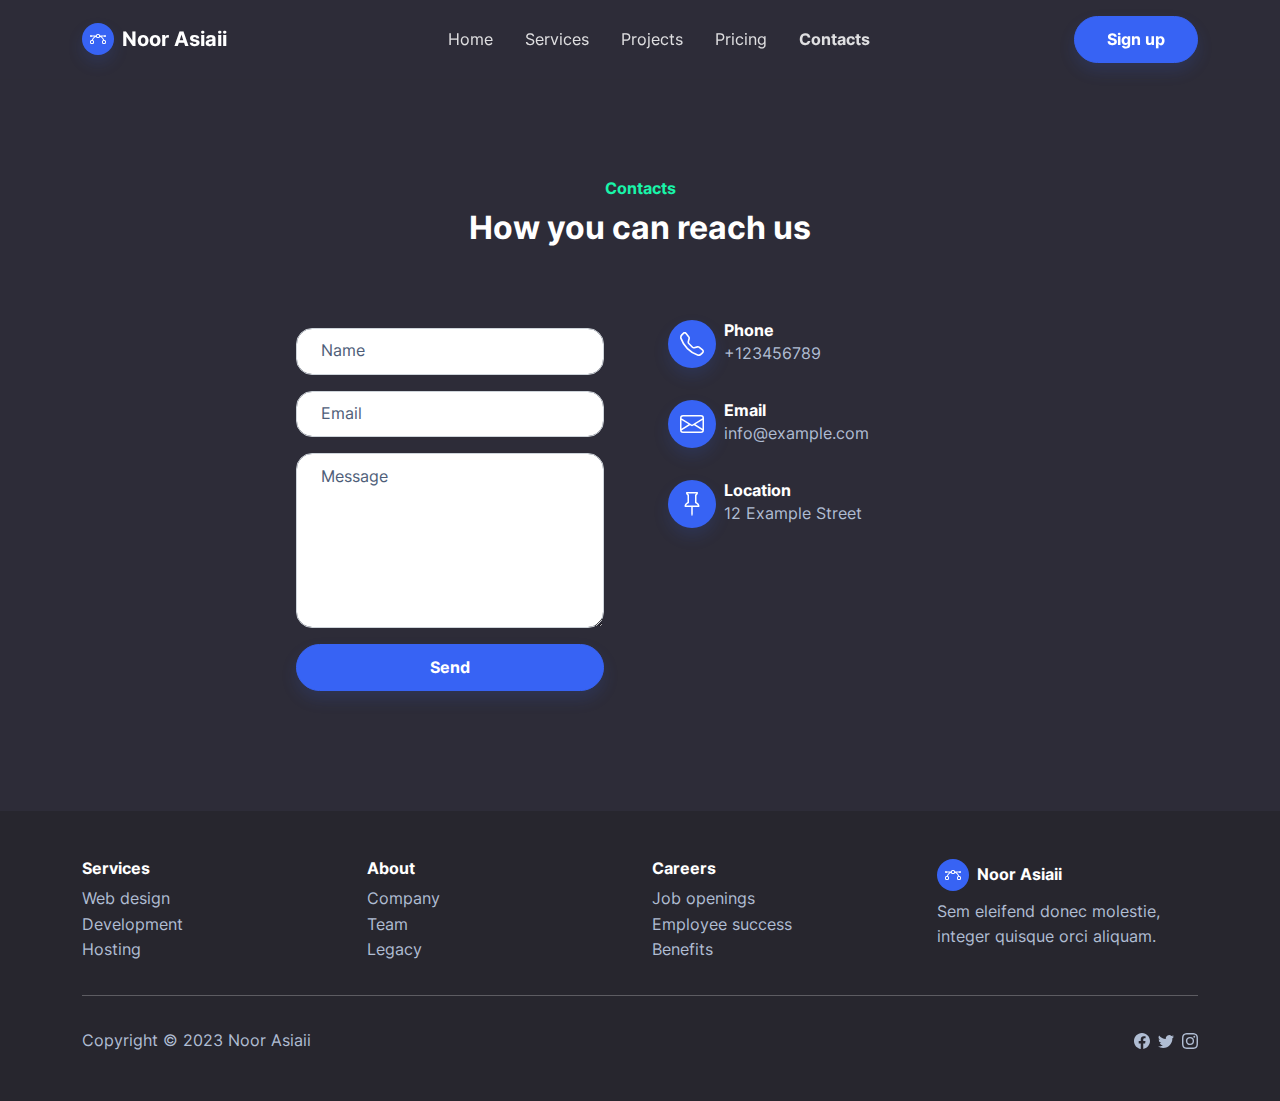
<file: contacts.html>
<!DOCTYPE html><html lang="en"><head><meta charset="utf-8"><meta name="viewport" content="width=device-width, initial-scale=1.0, shrink-to-fit=no"><title>Contacts - Noor Asiaii</title><meta name="description" content="asiaii.ir is my personal website to produce you myself"><link rel="stylesheet" href="assets/bootstrap/css/bootstrap.min.css?h=c06c53460ac6ab7e74057187c6fd8adc"><link rel="stylesheet" href="assets/css/styles.min.css?h=cf3e3820625ce98a5410db6b505fbfdf"></head><body><nav class="navbar navbar-dark navbar-expand-md sticky-top py-3" id="mainNav"><div class="container"><a class="navbar-brand d-flex align-items-center" href="/"><span class="bs-icon-sm bs-icon-circle bs-icon-primary shadow d-flex justify-content-center align-items-center me-2 bs-icon"><svg xmlns="http://www.w3.org/2000/svg" width="1em" height="1em" fill="currentColor" viewBox="0 0 16 16" class="bi bi-bezier">
  <path fill-rule="evenodd" d="M0 10.5A1.5 1.5 0 0 1 1.5 9h1A1.5 1.5 0 0 1 4 10.5v1A1.5 1.5 0 0 1 2.5 13h-1A1.5 1.5 0 0 1 0 11.5v-1zm1.5-.5a.5.5 0 0 0-.5.5v1a.5.5 0 0 0 .5.5h1a.5.5 0 0 0 .5-.5v-1a.5.5 0 0 0-.5-.5h-1zm10.5.5A1.5 1.5 0 0 1 13.5 9h1a1.5 1.5 0 0 1 1.5 1.5v1a1.5 1.5 0 0 1-1.5 1.5h-1a1.5 1.5 0 0 1-1.5-1.5v-1zm1.5-.5a.5.5 0 0 0-.5.5v1a.5.5 0 0 0 .5.5h1a.5.5 0 0 0 .5-.5v-1a.5.5 0 0 0-.5-.5h-1zM6 4.5A1.5 1.5 0 0 1 7.5 3h1A1.5 1.5 0 0 1 10 4.5v1A1.5 1.5 0 0 1 8.5 7h-1A1.5 1.5 0 0 1 6 5.5v-1zM7.5 4a.5.5 0 0 0-.5.5v1a.5.5 0 0 0 .5.5h1a.5.5 0 0 0 .5-.5v-1a.5.5 0 0 0-.5-.5h-1z"></path>
  <path d="M6 4.5H1.866a1 1 0 1 0 0 1h2.668A6.517 6.517 0 0 0 1.814 9H2.5c.123 0 .244.015.358.043a5.517 5.517 0 0 1 3.185-3.185A1.503 1.503 0 0 1 6 5.5v-1zm3.957 1.358A1.5 1.5 0 0 0 10 5.5v-1h4.134a1 1 0 1 1 0 1h-2.668a6.517 6.517 0 0 1 2.72 3.5H13.5c-.123 0-.243.015-.358.043a5.517 5.517 0 0 0-3.185-3.185z"></path>
</svg></span><span>Noor Asiaii</span></a><button data-bs-toggle="collapse" class="navbar-toggler" data-bs-target="#navcol-1"><span class="visually-hidden">Toggle navigation</span><span class="navbar-toggler-icon"></span></button><div class="collapse navbar-collapse" id="navcol-1"><ul class="navbar-nav mx-auto"><li class="nav-item"><a class="nav-link" href="index.html">Home</a></li><li class="nav-item"><a class="nav-link" href="services.html">Services</a></li><li class="nav-item"><a class="nav-link" href="projects.html">Projects</a></li><li class="nav-item"><a class="nav-link" href="pricing.html">Pricing</a></li><li class="nav-item"><a class="nav-link active" href="contacts.html">Contacts</a></li></ul><a class="btn btn-primary shadow" role="button" href="signup.html">Sign up</a></div></div></nav><section class="py-5"><div class="container py-5"><div class="row mb-5"><div class="col-md-8 col-xl-6 text-center mx-auto"><p class="fw-bold text-success mb-2">Contacts</p><h2 class="fw-bold">How you can reach us</h2></div></div><div class="row d-flex justify-content-center"><div class="col-md-6 col-xl-4"><div><form class="p-3 p-xl-4" method="post"><div class="mb-3"><input class="form-control" type="text" id="name-1" name="name" placeholder="Name"></div><div class="mb-3"><input class="form-control" type="email" id="email-1" name="email" placeholder="Email"></div><div class="mb-3"><textarea class="form-control" id="message-1" name="message" rows="6" placeholder="Message"></textarea></div><div><button class="btn btn-primary shadow d-block w-100" type="submit">Send </button></div></form></div></div><div class="col-md-4 col-xl-4 d-flex justify-content-center justify-content-xl-start"><div class="d-flex flex-wrap flex-md-column justify-content-md-start align-items-md-start h-100"><div class="d-flex align-items-center p-3"><div class="bs-icon-md bs-icon-circle bs-icon-primary shadow d-flex flex-shrink-0 justify-content-center align-items-center d-inline-block bs-icon bs-icon-md"><svg xmlns="http://www.w3.org/2000/svg" width="1em" height="1em" fill="currentColor" viewBox="0 0 16 16" class="bi bi-telephone">
  <path d="M3.654 1.328a.678.678 0 0 0-1.015-.063L1.605 2.3c-.483.484-.661 1.169-.45 1.77a17.568 17.568 0 0 0 4.168 6.608 17.569 17.569 0 0 0 6.608 4.168c.601.211 1.286.033 1.77-.45l1.034-1.034a.678.678 0 0 0-.063-1.015l-2.307-1.794a.678.678 0 0 0-.58-.122l-2.19.547a1.745 1.745 0 0 1-1.657-.459L5.482 8.062a1.745 1.745 0 0 1-.46-1.657l.548-2.19a.678.678 0 0 0-.122-.58L3.654 1.328zM1.884.511a1.745 1.745 0 0 1 2.612.163L6.29 2.98c.329.423.445.974.315 1.494l-.547 2.19a.678.678 0 0 0 .178.643l2.457 2.457a.678.678 0 0 0 .644.178l2.189-.547a1.745 1.745 0 0 1 1.494.315l2.306 1.794c.829.645.905 1.87.163 2.611l-1.034 1.034c-.74.74-1.846 1.065-2.877.702a18.634 18.634 0 0 1-7.01-4.42 18.634 18.634 0 0 1-4.42-7.009c-.362-1.03-.037-2.137.703-2.877L1.885.511z"></path>
</svg></div><div class="px-2"><h6 class="fw-bold mb-0">Phone</h6><p class="text-muted mb-0">+123456789</p></div></div><div class="d-flex align-items-center p-3"><div class="bs-icon-md bs-icon-circle bs-icon-primary shadow d-flex flex-shrink-0 justify-content-center align-items-center d-inline-block bs-icon bs-icon-md"><svg xmlns="http://www.w3.org/2000/svg" width="1em" height="1em" fill="currentColor" viewBox="0 0 16 16" class="bi bi-envelope">
  <path fill-rule="evenodd" d="M0 4a2 2 0 0 1 2-2h12a2 2 0 0 1 2 2v8a2 2 0 0 1-2 2H2a2 2 0 0 1-2-2V4Zm2-1a1 1 0 0 0-1 1v.217l7 4.2 7-4.2V4a1 1 0 0 0-1-1H2Zm13 2.383-4.708 2.825L15 11.105V5.383Zm-.034 6.876-5.64-3.471L8 9.583l-1.326-.795-5.64 3.47A1 1 0 0 0 2 13h12a1 1 0 0 0 .966-.741ZM1 11.105l4.708-2.897L1 5.383v5.722Z"></path>
</svg></div><div class="px-2"><h6 class="fw-bold mb-0">Email</h6><p class="text-muted mb-0">info@example.com</p></div></div><div class="d-flex align-items-center p-3"><div class="bs-icon-md bs-icon-circle bs-icon-primary shadow d-flex flex-shrink-0 justify-content-center align-items-center d-inline-block bs-icon bs-icon-md"><svg xmlns="http://www.w3.org/2000/svg" width="1em" height="1em" fill="currentColor" viewBox="0 0 16 16" class="bi bi-pin">
  <path d="M4.146.146A.5.5 0 0 1 4.5 0h7a.5.5 0 0 1 .5.5c0 .68-.342 1.174-.646 1.479-.126.125-.25.224-.354.298v4.431l.078.048c.203.127.476.314.751.555C12.36 7.775 13 8.527 13 9.5a.5.5 0 0 1-.5.5h-4v4.5c0 .276-.224 1.5-.5 1.5s-.5-1.224-.5-1.5V10h-4a.5.5 0 0 1-.5-.5c0-.973.64-1.725 1.17-2.189A5.921 5.921 0 0 1 5 6.708V2.277a2.77 2.77 0 0 1-.354-.298C4.342 1.674 4 1.179 4 .5a.5.5 0 0 1 .146-.354zm1.58 1.408-.002-.001.002.001zm-.002-.001.002.001A.5.5 0 0 1 6 2v5a.5.5 0 0 1-.276.447h-.002l-.012.007-.054.03a4.922 4.922 0 0 0-.827.58c-.318.278-.585.596-.725.936h7.792c-.14-.34-.407-.658-.725-.936a4.915 4.915 0 0 0-.881-.61l-.012-.006h-.002A.5.5 0 0 1 10 7V2a.5.5 0 0 1 .295-.458 1.775 1.775 0 0 0 .351-.271c.08-.08.155-.17.214-.271H5.14c.06.1.133.191.214.271a1.78 1.78 0 0 0 .37.282z"></path>
</svg></div><div class="px-2"><h6 class="fw-bold mb-0">Location</h6><p class="text-muted mb-0">12 Example Street</p></div></div></div></div></div></div></section><footer class="bg-dark"><div class="container py-4 py-lg-5"><div class="row justify-content-center"><div class="col-sm-4 col-md-3 text-center text-lg-start d-flex flex-column"><h3 class="fs-6 fw-bold">Services</h3><ul class="list-unstyled"><li><a href="#">Web design</a></li><li><a href="#">Development</a></li><li><a href="#">Hosting</a></li></ul></div><div class="col-sm-4 col-md-3 text-center text-lg-start d-flex flex-column"><h3 class="fs-6 fw-bold">About</h3><ul class="list-unstyled"><li><a href="#">Company</a></li><li><a href="#">Team</a></li><li><a href="#">Legacy</a></li></ul></div><div class="col-sm-4 col-md-3 text-center text-lg-start d-flex flex-column"><h3 class="fs-6 fw-bold">Careers</h3><ul class="list-unstyled"><li><a href="#">Job openings</a></li><li><a href="#">Employee success</a></li><li><a href="#">Benefits</a></li></ul></div><div class="col-lg-3 text-center text-lg-start d-flex flex-column align-items-center order-first align-items-lg-start order-lg-last"><div class="fw-bold d-flex align-items-center mb-2"><span class="bs-icon-sm bs-icon-circle bs-icon-primary d-flex justify-content-center align-items-center bs-icon me-2"><svg xmlns="http://www.w3.org/2000/svg" width="1em" height="1em" fill="currentColor" viewBox="0 0 16 16" class="bi bi-bezier">
  <path fill-rule="evenodd" d="M0 10.5A1.5 1.5 0 0 1 1.5 9h1A1.5 1.5 0 0 1 4 10.5v1A1.5 1.5 0 0 1 2.5 13h-1A1.5 1.5 0 0 1 0 11.5v-1zm1.5-.5a.5.5 0 0 0-.5.5v1a.5.5 0 0 0 .5.5h1a.5.5 0 0 0 .5-.5v-1a.5.5 0 0 0-.5-.5h-1zm10.5.5A1.5 1.5 0 0 1 13.5 9h1a1.5 1.5 0 0 1 1.5 1.5v1a1.5 1.5 0 0 1-1.5 1.5h-1a1.5 1.5 0 0 1-1.5-1.5v-1zm1.5-.5a.5.5 0 0 0-.5.5v1a.5.5 0 0 0 .5.5h1a.5.5 0 0 0 .5-.5v-1a.5.5 0 0 0-.5-.5h-1zM6 4.5A1.5 1.5 0 0 1 7.5 3h1A1.5 1.5 0 0 1 10 4.5v1A1.5 1.5 0 0 1 8.5 7h-1A1.5 1.5 0 0 1 6 5.5v-1zM7.5 4a.5.5 0 0 0-.5.5v1a.5.5 0 0 0 .5.5h1a.5.5 0 0 0 .5-.5v-1a.5.5 0 0 0-.5-.5h-1z"></path>
  <path d="M6 4.5H1.866a1 1 0 1 0 0 1h2.668A6.517 6.517 0 0 0 1.814 9H2.5c.123 0 .244.015.358.043a5.517 5.517 0 0 1 3.185-3.185A1.503 1.503 0 0 1 6 5.5v-1zm3.957 1.358A1.5 1.5 0 0 0 10 5.5v-1h4.134a1 1 0 1 1 0 1h-2.668a6.517 6.517 0 0 1 2.72 3.5H13.5c-.123 0-.243.015-.358.043a5.517 5.517 0 0 0-3.185-3.185z"></path>
</svg></span><span>Noor Asiaii</span></div><p class="text-muted">Sem eleifend donec molestie, integer quisque orci aliquam.</p></div></div><hr><div class="text-muted d-flex justify-content-between align-items-center pt-3"><p class="mb-0">Copyright © 2023 Noor Asiaii</p><ul class="list-inline mb-0"><li class="list-inline-item"><svg xmlns="http://www.w3.org/2000/svg" width="1em" height="1em" fill="currentColor" viewBox="0 0 16 16" class="bi bi-facebook">
  <path d="M16 8.049c0-4.446-3.582-8.05-8-8.05C3.58 0-.002 3.603-.002 8.05c0 4.017 2.926 7.347 6.75 7.951v-5.625h-2.03V8.05H6.75V6.275c0-2.017 1.195-3.131 3.022-3.131.876 0 1.791.157 1.791.157v1.98h-1.009c-.993 0-1.303.621-1.303 1.258v1.51h2.218l-.354 2.326H9.25V16c3.824-.604 6.75-3.934 6.75-7.951z"></path>
</svg></li><li class="list-inline-item"><svg xmlns="http://www.w3.org/2000/svg" width="1em" height="1em" fill="currentColor" viewBox="0 0 16 16" class="bi bi-twitter">
  <path d="M5.026 15c6.038 0 9.341-5.003 9.341-9.334 0-.14 0-.282-.006-.422A6.685 6.685 0 0 0 16 3.542a6.658 6.658 0 0 1-1.889.518 3.301 3.301 0 0 0 1.447-1.817 6.533 6.533 0 0 1-2.087.793A3.286 3.286 0 0 0 7.875 6.03a9.325 9.325 0 0 1-6.767-3.429 3.289 3.289 0 0 0 1.018 4.382A3.323 3.323 0 0 1 .64 6.575v.045a3.288 3.288 0 0 0 2.632 3.218 3.203 3.203 0 0 1-.865.115 3.23 3.23 0 0 1-.614-.057 3.283 3.283 0 0 0 3.067 2.277A6.588 6.588 0 0 1 .78 13.58a6.32 6.32 0 0 1-.78-.045A9.344 9.344 0 0 0 5.026 15z"></path>
</svg></li><li class="list-inline-item"><svg xmlns="http://www.w3.org/2000/svg" width="1em" height="1em" fill="currentColor" viewBox="0 0 16 16" class="bi bi-instagram">
  <path d="M8 0C5.829 0 5.556.01 4.703.048 3.85.088 3.269.222 2.76.42a3.917 3.917 0 0 0-1.417.923A3.927 3.927 0 0 0 .42 2.76C.222 3.268.087 3.85.048 4.7.01 5.555 0 5.827 0 8.001c0 2.172.01 2.444.048 3.297.04.852.174 1.433.372 1.942.205.526.478.972.923 1.417.444.445.89.719 1.416.923.51.198 1.09.333 1.942.372C5.555 15.99 5.827 16 8 16s2.444-.01 3.298-.048c.851-.04 1.434-.174 1.943-.372a3.916 3.916 0 0 0 1.416-.923c.445-.445.718-.891.923-1.417.197-.509.332-1.09.372-1.942C15.99 10.445 16 10.173 16 8s-.01-2.445-.048-3.299c-.04-.851-.175-1.433-.372-1.941a3.926 3.926 0 0 0-.923-1.417A3.911 3.911 0 0 0 13.24.42c-.51-.198-1.092-.333-1.943-.372C10.443.01 10.172 0 7.998 0h.003zm-.717 1.442h.718c2.136 0 2.389.007 3.232.046.78.035 1.204.166 1.486.275.373.145.64.319.92.599.28.28.453.546.598.92.11.281.24.705.275 1.485.039.843.047 1.096.047 3.231s-.008 2.389-.047 3.232c-.035.78-.166 1.203-.275 1.485a2.47 2.47 0 0 1-.599.919c-.28.28-.546.453-.92.598-.28.11-.704.24-1.485.276-.843.038-1.096.047-3.232.047s-2.39-.009-3.233-.047c-.78-.036-1.203-.166-1.485-.276a2.478 2.478 0 0 1-.92-.598 2.48 2.48 0 0 1-.6-.92c-.109-.281-.24-.705-.275-1.485-.038-.843-.046-1.096-.046-3.233 0-2.136.008-2.388.046-3.231.036-.78.166-1.204.276-1.486.145-.373.319-.64.599-.92.28-.28.546-.453.92-.598.282-.11.705-.24 1.485-.276.738-.034 1.024-.044 2.515-.045v.002zm4.988 1.328a.96.96 0 1 0 0 1.92.96.96 0 0 0 0-1.92zm-4.27 1.122a4.109 4.109 0 1 0 0 8.217 4.109 4.109 0 0 0 0-8.217zm0 1.441a2.667 2.667 0 1 1 0 5.334 2.667 2.667 0 0 1 0-5.334z"></path>
</svg></li></ul></div></div></footer><script src="assets/bootstrap/js/bootstrap.min.js?h=79ff9637b74326c362fb6f7f5801a7ba"></script><script src="assets/js/script.min.js?h=9a9b12d9479055b6ccf322643488f6dd"></script></body></html>
</file>
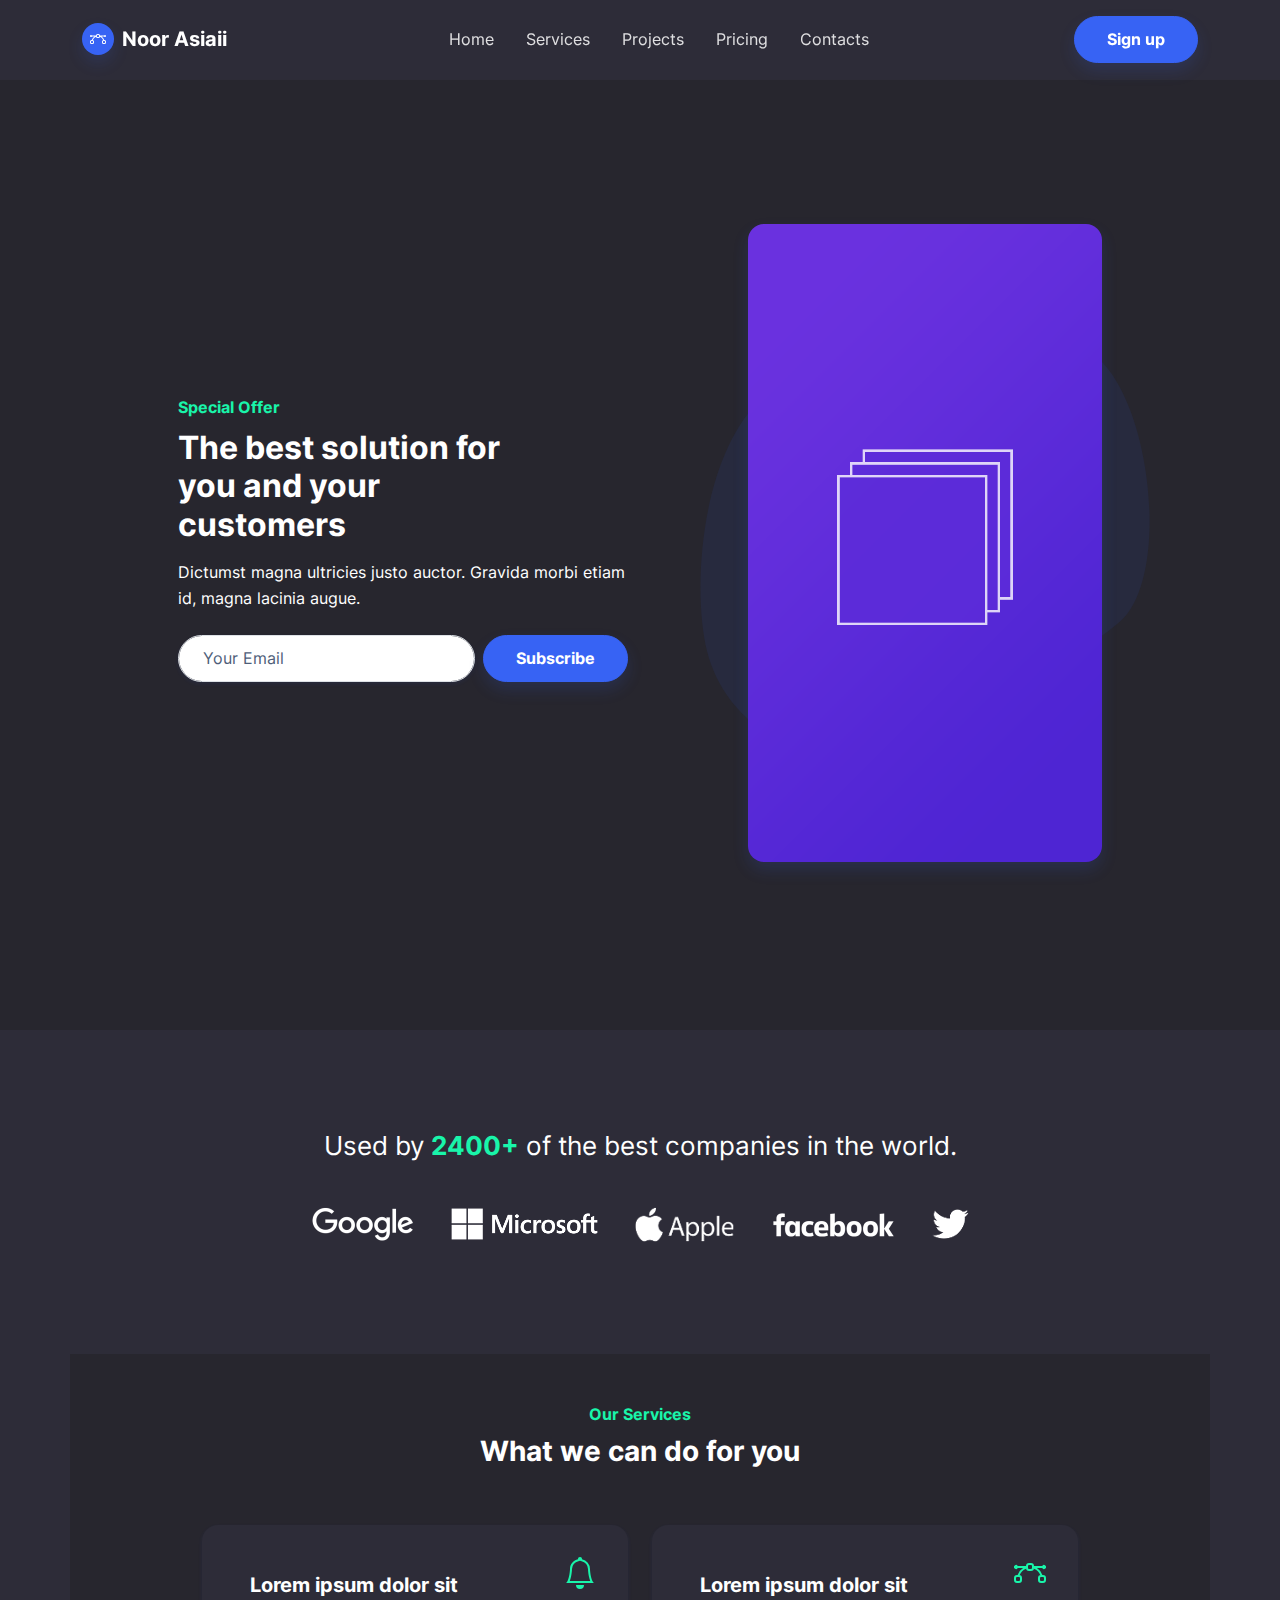
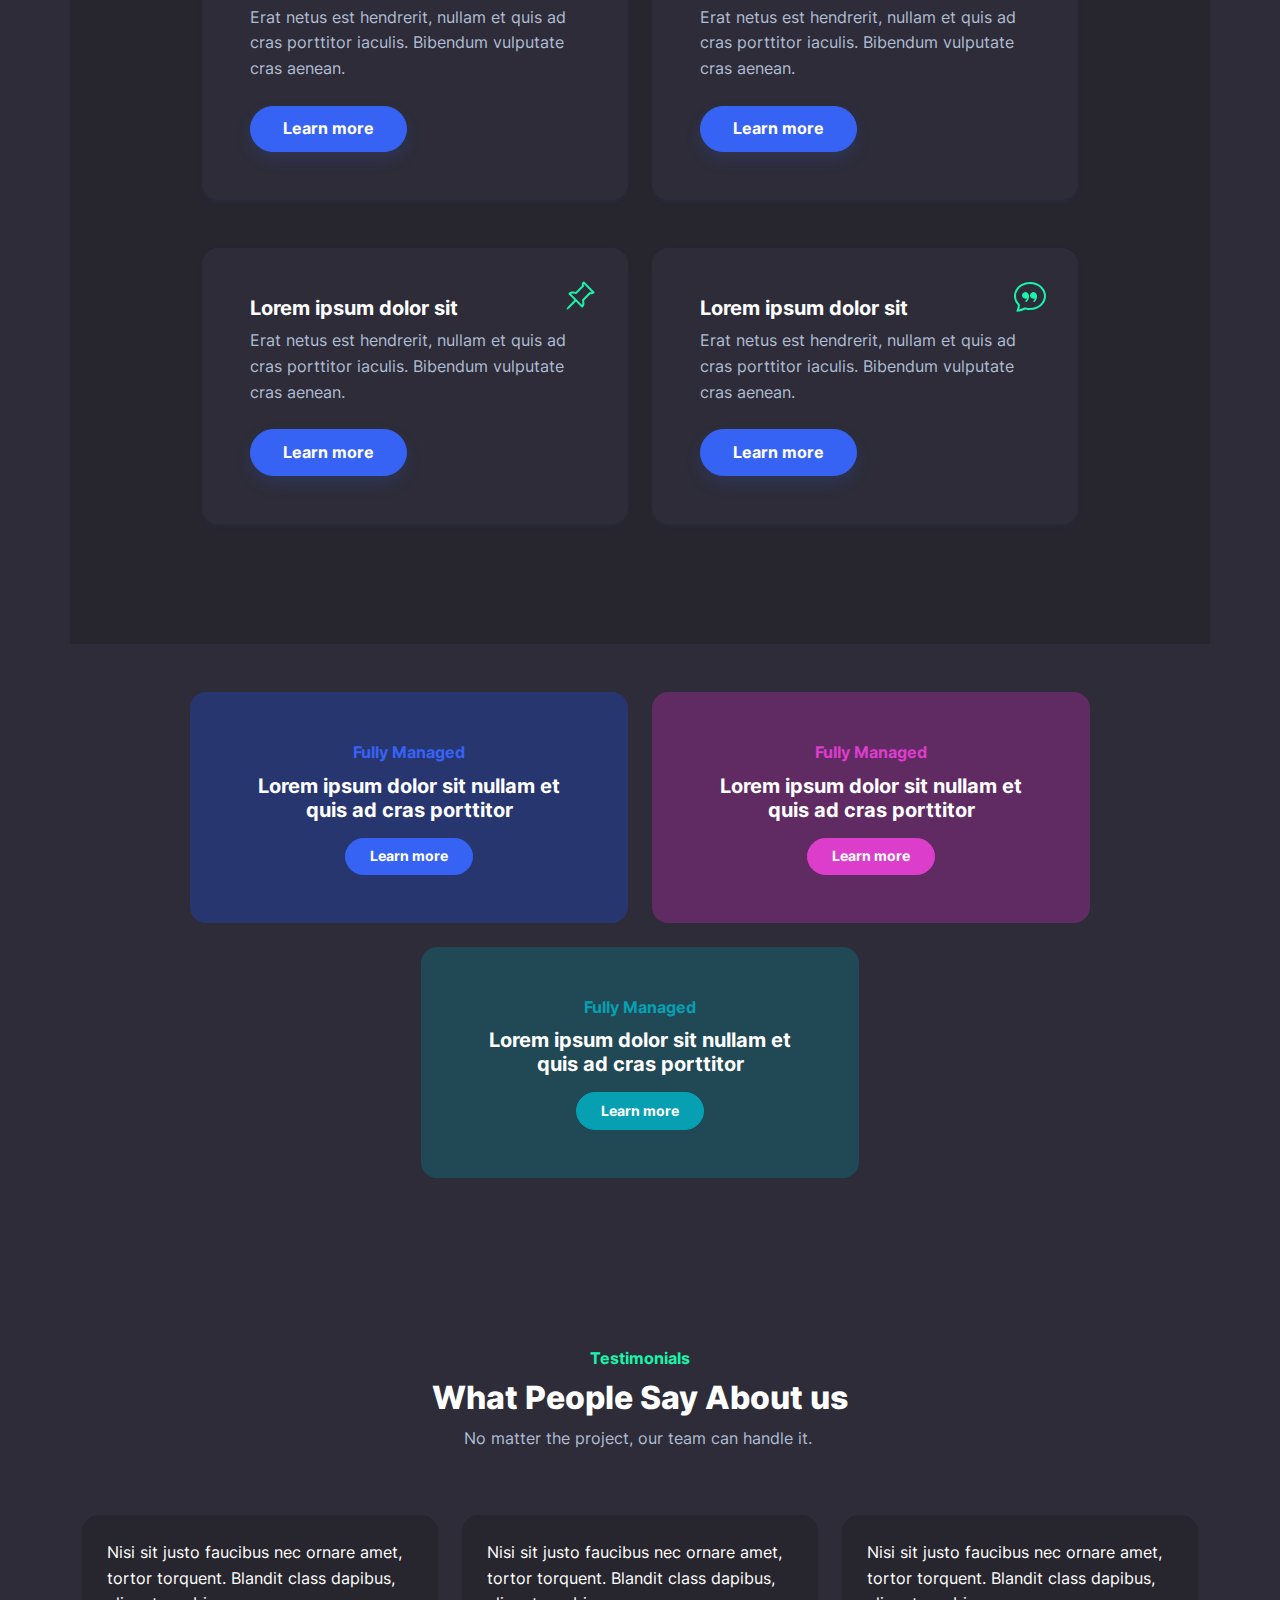
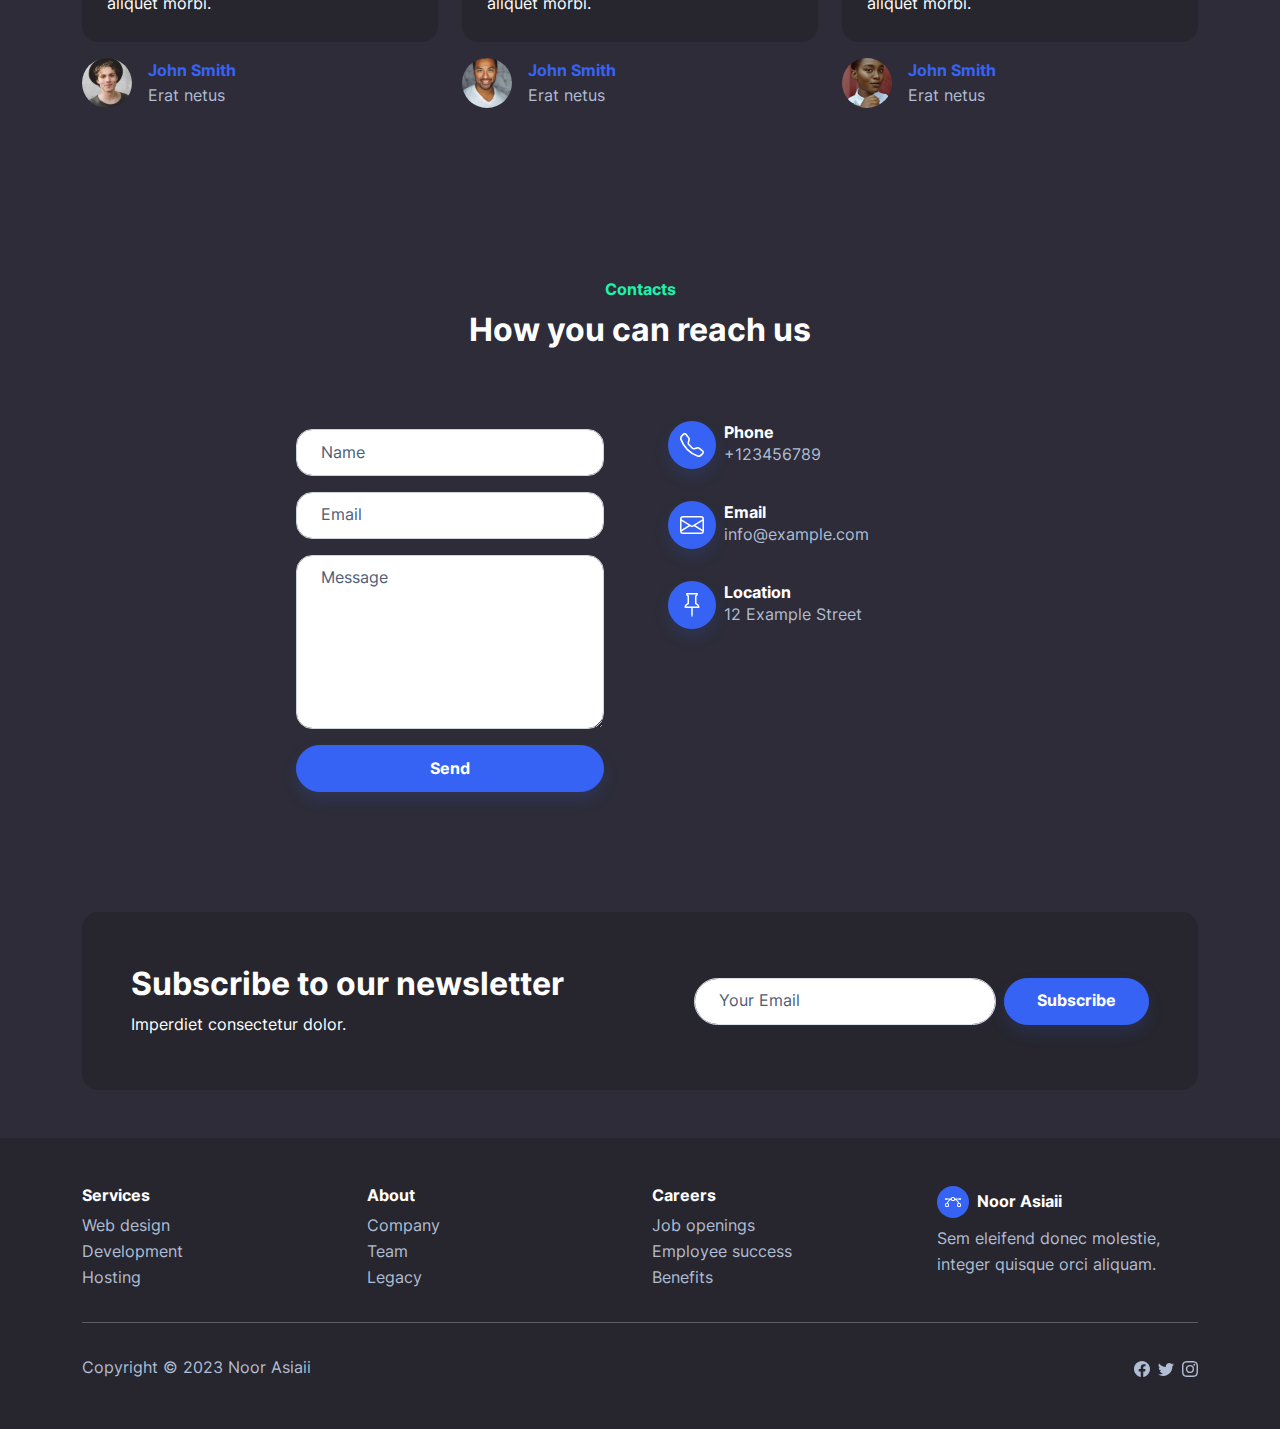
<file: index-app.html>
<!DOCTYPE html><html lang="en"><head><meta charset="utf-8"><meta name="viewport" content="width=device-width, initial-scale=1.0, shrink-to-fit=no"><title>Home - Noor Asiaii</title><meta name="description" content="asiaii.ir is my personal website to produce you myself"><link rel="stylesheet" href="assets/bootstrap/css/bootstrap.min.css?h=c06c53460ac6ab7e74057187c6fd8adc"><link rel="stylesheet" href="assets/css/styles.min.css?h=cf3e3820625ce98a5410db6b505fbfdf"></head><body><nav class="navbar navbar-dark navbar-expand-md sticky-top py-3" id="mainNav"><div class="container"><a class="navbar-brand d-flex align-items-center" href="/"><span class="bs-icon-sm bs-icon-circle bs-icon-primary shadow d-flex justify-content-center align-items-center me-2 bs-icon"><svg xmlns="http://www.w3.org/2000/svg" width="1em" height="1em" fill="currentColor" viewBox="0 0 16 16" class="bi bi-bezier">
  <path fill-rule="evenodd" d="M0 10.5A1.5 1.5 0 0 1 1.5 9h1A1.5 1.5 0 0 1 4 10.5v1A1.5 1.5 0 0 1 2.5 13h-1A1.5 1.5 0 0 1 0 11.5v-1zm1.5-.5a.5.5 0 0 0-.5.5v1a.5.5 0 0 0 .5.5h1a.5.5 0 0 0 .5-.5v-1a.5.5 0 0 0-.5-.5h-1zm10.5.5A1.5 1.5 0 0 1 13.5 9h1a1.5 1.5 0 0 1 1.5 1.5v1a1.5 1.5 0 0 1-1.5 1.5h-1a1.5 1.5 0 0 1-1.5-1.5v-1zm1.5-.5a.5.5 0 0 0-.5.5v1a.5.5 0 0 0 .5.5h1a.5.5 0 0 0 .5-.5v-1a.5.5 0 0 0-.5-.5h-1zM6 4.5A1.5 1.5 0 0 1 7.5 3h1A1.5 1.5 0 0 1 10 4.5v1A1.5 1.5 0 0 1 8.5 7h-1A1.5 1.5 0 0 1 6 5.5v-1zM7.5 4a.5.5 0 0 0-.5.5v1a.5.5 0 0 0 .5.5h1a.5.5 0 0 0 .5-.5v-1a.5.5 0 0 0-.5-.5h-1z"></path>
  <path d="M6 4.5H1.866a1 1 0 1 0 0 1h2.668A6.517 6.517 0 0 0 1.814 9H2.5c.123 0 .244.015.358.043a5.517 5.517 0 0 1 3.185-3.185A1.503 1.503 0 0 1 6 5.5v-1zm3.957 1.358A1.5 1.5 0 0 0 10 5.5v-1h4.134a1 1 0 1 1 0 1h-2.668a6.517 6.517 0 0 1 2.72 3.5H13.5c-.123 0-.243.015-.358.043a5.517 5.517 0 0 0-3.185-3.185z"></path>
</svg></span><span>Noor Asiaii</span></a><button data-bs-toggle="collapse" class="navbar-toggler" data-bs-target="#navcol-1"><span class="visually-hidden">Toggle navigation</span><span class="navbar-toggler-icon"></span></button><div class="collapse navbar-collapse" id="navcol-1"><ul class="navbar-nav mx-auto"><li class="nav-item"><a class="nav-link" href="index.html">Home</a></li><li class="nav-item"><a class="nav-link" href="services.html">Services</a></li><li class="nav-item"><a class="nav-link" href="projects.html">Projects</a></li><li class="nav-item"><a class="nav-link" href="pricing.html">Pricing</a></li><li class="nav-item"><a class="nav-link" href="contacts.html">Contacts</a></li></ul><a class="btn btn-primary shadow" role="button" href="signup.html">Sign up</a></div></div></nav><header class="bg-dark"><div class="container py-5"><div class="row py-5"><div class="col-md-6 text-center text-md-start d-flex d-sm-flex d-md-flex justify-content-center align-items-center justify-content-md-start align-items-md-center justify-content-xl-end mb-4"><div style="max-width: 450px;"><p class="fw-bold text-success mb-2">Special Offer</p><h2 class="fw-bold">The best solution for<br>you and your<br>customers</h2><p class="my-3">Dictumst magna ultricies justo auctor. Gravida morbi etiam id, magna lacinia augue.</p><form class="d-flex justify-content-center flex-wrap justify-content-md-start flex-lg-nowrap" method="post"><div class="my-2 me-2"><input class="border rounded-pill shadow-sm form-control" type="email" name="email" placeholder="Your Email"></div><div class="my-2"><button class="btn btn-primary shadow" type="submit">Subscribe </button></div></form></div></div><div class="col-md-6 mb-4"><div class="p-5 mx-lg-5" style="background: url(&quot;assets/img/blob.svg?h=74f98e7ba9474e69f8af1fb99ce964c6&quot;) center / contain no-repeat;"><img class="rounded img-fluid shadow w-100 fit-cover" style="min-height: 300px;" src="assets/img/phone-screen.png?h=175a1c6a8e1c8874ad428979d0fe6622"></div></div></div></div></header><section class="py-5"><div class="container text-center py-5"><p class="mb-4" style="font-size: 1.6rem;">Used by <span class="text-success"><strong>2400+</strong></span>&nbsp;of the best companies in the world.</p><a href="#"> <img class="m-3" src="assets/img/brands/google.png?h=631cf15406a7aaa3cd858cbf4283fe9f"></a><a href="#"> <img class="m-3" src="assets/img/brands/microsoft.png?h=7ed03baa4d99a18698f7f4cf52ef4c5b"></a><a href="#"> <img class="m-3" src="assets/img/brands/apple.png?h=aca1ae9688213c0c4bbd30cc38b7123a"></a><a href="#"> <img class="m-3" src="assets/img/brands/facebook.png?h=be997ded4693a5145882d08b836adfb3"></a><a href="#"> <img class="m-3" src="assets/img/brands/twitter.png?h=207662f36d770903a3d3809e7f069b25"></a></div></section><section><div class="container bg-dark py-5"><div class="row"><div class="col-md-8 col-xl-6 text-center mx-auto"><p class="fw-bold text-success mb-2">Our Services</p><h3 class="fw-bold">What we can do for you</h3></div></div><div class="py-5 p-lg-5"><div class="row row-cols-1 row-cols-md-2 mx-auto" style="max-width: 900px;"><div class="col mb-5"><div class="card shadow-sm"><div class="card-body px-4 py-5 px-md-5"><div class="bs-icon-lg d-flex justify-content-center align-items-center mb-3 bs-icon" style="top: 1rem;right: 1rem;position: absolute;"><svg xmlns="http://www.w3.org/2000/svg" width="1em" height="1em" fill="currentColor" viewBox="0 0 16 16" class="bi bi-bell text-success">
  <path d="M8 16a2 2 0 0 0 2-2H6a2 2 0 0 0 2 2zM8 1.918l-.797.161A4.002 4.002 0 0 0 4 6c0 .628-.134 2.197-.459 3.742-.16.767-.376 1.566-.663 2.258h10.244c-.287-.692-.502-1.49-.663-2.258C12.134 8.197 12 6.628 12 6a4.002 4.002 0 0 0-3.203-3.92L8 1.917zM14.22 12c.223.447.481.801.78 1H1c.299-.199.557-.553.78-1C2.68 10.2 3 6.88 3 6c0-2.42 1.72-4.44 4.005-4.901a1 1 0 1 1 1.99 0A5.002 5.002 0 0 1 13 6c0 .88.32 4.2 1.22 6z"></path>
</svg></div><h5 class="fw-bold card-title">Lorem ipsum dolor sit&nbsp;</h5><p class="text-muted card-text mb-4">Erat netus est hendrerit, nullam et quis ad cras porttitor iaculis. Bibendum vulputate cras aenean.</p><button class="btn btn-primary shadow" type="button">Learn more</button></div></div></div><div class="col mb-5"><div class="card shadow-sm"><div class="card-body px-4 py-5 px-md-5"><div class="bs-icon-lg d-flex justify-content-center align-items-center mb-3 bs-icon" style="top: 1rem;right: 1rem;position: absolute;"><svg xmlns="http://www.w3.org/2000/svg" width="1em" height="1em" fill="currentColor" viewBox="0 0 16 16" class="bi bi-bezier text-success">
  <path fill-rule="evenodd" d="M0 10.5A1.5 1.5 0 0 1 1.5 9h1A1.5 1.5 0 0 1 4 10.5v1A1.5 1.5 0 0 1 2.5 13h-1A1.5 1.5 0 0 1 0 11.5v-1zm1.5-.5a.5.5 0 0 0-.5.5v1a.5.5 0 0 0 .5.5h1a.5.5 0 0 0 .5-.5v-1a.5.5 0 0 0-.5-.5h-1zm10.5.5A1.5 1.5 0 0 1 13.5 9h1a1.5 1.5 0 0 1 1.5 1.5v1a1.5 1.5 0 0 1-1.5 1.5h-1a1.5 1.5 0 0 1-1.5-1.5v-1zm1.5-.5a.5.5 0 0 0-.5.5v1a.5.5 0 0 0 .5.5h1a.5.5 0 0 0 .5-.5v-1a.5.5 0 0 0-.5-.5h-1zM6 4.5A1.5 1.5 0 0 1 7.5 3h1A1.5 1.5 0 0 1 10 4.5v1A1.5 1.5 0 0 1 8.5 7h-1A1.5 1.5 0 0 1 6 5.5v-1zM7.5 4a.5.5 0 0 0-.5.5v1a.5.5 0 0 0 .5.5h1a.5.5 0 0 0 .5-.5v-1a.5.5 0 0 0-.5-.5h-1z"></path>
  <path d="M6 4.5H1.866a1 1 0 1 0 0 1h2.668A6.517 6.517 0 0 0 1.814 9H2.5c.123 0 .244.015.358.043a5.517 5.517 0 0 1 3.185-3.185A1.503 1.503 0 0 1 6 5.5v-1zm3.957 1.358A1.5 1.5 0 0 0 10 5.5v-1h4.134a1 1 0 1 1 0 1h-2.668a6.517 6.517 0 0 1 2.72 3.5H13.5c-.123 0-.243.015-.358.043a5.517 5.517 0 0 0-3.185-3.185z"></path>
</svg></div><h5 class="fw-bold card-title">Lorem ipsum dolor sit&nbsp;</h5><p class="text-muted card-text mb-4">Erat netus est hendrerit, nullam et quis ad cras porttitor iaculis. Bibendum vulputate cras aenean.</p><button class="btn btn-primary shadow" type="button">Learn more</button></div></div></div><div class="col mb-4"><div class="card shadow-sm"><div class="card-body px-4 py-5 px-md-5"><div class="bs-icon-lg d-flex justify-content-center align-items-center mb-3 bs-icon" style="top: 1rem;right: 1rem;position: absolute;"><svg xmlns="http://www.w3.org/2000/svg" width="1em" height="1em" fill="currentColor" viewBox="0 0 16 16" class="bi bi-pin-angle text-success">
  <path d="M9.828.722a.5.5 0 0 1 .354.146l4.95 4.95a.5.5 0 0 1 0 .707c-.48.48-1.072.588-1.503.588-.177 0-.335-.018-.46-.039l-3.134 3.134a5.927 5.927 0 0 1 .16 1.013c.046.702-.032 1.687-.72 2.375a.5.5 0 0 1-.707 0l-2.829-2.828-3.182 3.182c-.195.195-1.219.902-1.414.707-.195-.195.512-1.22.707-1.414l3.182-3.182-2.828-2.829a.5.5 0 0 1 0-.707c.688-.688 1.673-.767 2.375-.72a5.922 5.922 0 0 1 1.013.16l3.134-3.133a2.772 2.772 0 0 1-.04-.461c0-.43.108-1.022.589-1.503a.5.5 0 0 1 .353-.146zm.122 2.112v-.002.002zm0-.002v.002a.5.5 0 0 1-.122.51L6.293 6.878a.5.5 0 0 1-.511.12H5.78l-.014-.004a4.507 4.507 0 0 0-.288-.076 4.922 4.922 0 0 0-.765-.116c-.422-.028-.836.008-1.175.15l5.51 5.509c.141-.34.177-.753.149-1.175a4.924 4.924 0 0 0-.192-1.054l-.004-.013v-.001a.5.5 0 0 1 .12-.512l3.536-3.535a.5.5 0 0 1 .532-.115l.096.022c.087.017.208.034.344.034.114 0 .23-.011.343-.04L9.927 2.028c-.029.113-.04.23-.04.343a1.779 1.779 0 0 0 .062.46z"></path>
</svg></div><h5 class="fw-bold card-title">Lorem ipsum dolor sit&nbsp;</h5><p class="text-muted card-text mb-4">Erat netus est hendrerit, nullam et quis ad cras porttitor iaculis. Bibendum vulputate cras aenean.</p><button class="btn btn-primary shadow" type="button">Learn more</button></div></div></div><div class="col mb-4"><div class="card shadow-sm"><div class="card-body px-4 py-5 px-md-5"><div class="bs-icon-lg d-flex justify-content-center align-items-center mb-3 bs-icon" style="top: 1rem;right: 1rem;position: absolute;"><svg xmlns="http://www.w3.org/2000/svg" width="1em" height="1em" fill="currentColor" viewBox="0 0 16 16" class="bi bi-chat-quote text-success">
  <path d="M2.678 11.894a1 1 0 0 1 .287.801 10.97 10.97 0 0 1-.398 2c1.395-.323 2.247-.697 2.634-.893a1 1 0 0 1 .71-.074A8.06 8.06 0 0 0 8 14c3.996 0 7-2.807 7-6 0-3.192-3.004-6-7-6S1 4.808 1 8c0 1.468.617 2.83 1.678 3.894zm-.493 3.905a21.682 21.682 0 0 1-.713.129c-.2.032-.352-.176-.273-.362a9.68 9.68 0 0 0 .244-.637l.003-.01c.248-.72.45-1.548.524-2.319C.743 11.37 0 9.76 0 8c0-3.866 3.582-7 8-7s8 3.134 8 7-3.582 7-8 7a9.06 9.06 0 0 1-2.347-.306c-.52.263-1.639.742-3.468 1.105z"></path>
  <path d="M7.066 6.76A1.665 1.665 0 0 0 4 7.668a1.667 1.667 0 0 0 2.561 1.406c-.131.389-.375.804-.777 1.22a.417.417 0 0 0 .6.58c1.486-1.54 1.293-3.214.682-4.112zm4 0A1.665 1.665 0 0 0 8 7.668a1.667 1.667 0 0 0 2.561 1.406c-.131.389-.375.804-.777 1.22a.417.417 0 0 0 .6.58c1.486-1.54 1.293-3.214.682-4.112z"></path>
</svg></div><h5 class="fw-bold card-title">Lorem ipsum dolor sit&nbsp;</h5><p class="text-muted card-text mb-4">Erat netus est hendrerit, nullam et quis ad cras porttitor iaculis. Bibendum vulputate cras aenean.</p><button class="btn btn-primary shadow" type="button">Learn more</button></div></div></div></div></div></div></section><section><div class="container py-5"><div class="mx-auto" style="max-width: 900px;"><div class="row row-cols-1 row-cols-md-2 d-flex justify-content-center"><div class="col mb-4"><div class="card bg-primary-light"><div class="card-body text-center px-4 py-5 px-md-5"><p class="fw-bold text-primary card-text mb-2">Fully Managed</p><h5 class="fw-bold card-title mb-3">Lorem ipsum dolor sit&nbsp;nullam et quis ad cras porttitor</h5><button class="btn btn-primary btn-sm" type="button">Learn more</button></div></div></div><div class="col mb-4"><div class="card bg-secondary-light"><div class="card-body text-center px-4 py-5 px-md-5"><p class="fw-bold text-secondary card-text mb-2">Fully Managed</p><h5 class="fw-bold card-title mb-3">Lorem ipsum dolor sit&nbsp;nullam et quis ad cras porttitor</h5><button class="btn btn-secondary btn-sm" type="button">Learn more</button></div></div></div><div class="col mb-4"><div class="card bg-info-light"><div class="card-body text-center px-4 py-5 px-md-5"><p class="fw-bold text-info card-text mb-2">Fully Managed</p><h5 class="fw-bold card-title mb-3">Lorem ipsum dolor sit&nbsp;nullam et quis ad cras porttitor</h5><button class="btn btn-info btn-sm" type="button">Learn more</button></div></div></div></div></div></div></section><section class="py-5"><div class="container py-5"><div class="row mb-5"><div class="col-md-8 col-xl-6 text-center mx-auto"><p class="fw-bold text-success mb-2">Testimonials</p><h2 class="fw-bold"><strong>What People Say About us</strong></h2><p class="text-muted">No matter the project, our team can handle it.&nbsp;</p></div></div><div class="row row-cols-1 row-cols-sm-2 row-cols-lg-3 d-sm-flex justify-content-sm-center"><div class="col mb-4"><div class="d-flex flex-column align-items-center align-items-sm-start"><p class="bg-dark border rounded border-dark p-4">Nisi sit justo faucibus nec ornare amet, tortor torquent. Blandit class dapibus, aliquet morbi.</p><div class="d-flex"><img class="rounded-circle flex-shrink-0 me-3 fit-cover" width="50" height="50" src="assets/img/team/avatar2.jpg?h=7086b181e9fb853914a2cca97301c640"><div><p class="fw-bold text-primary mb-0">John Smith</p><p class="text-muted mb-0">Erat netus</p></div></div></div></div><div class="col mb-4"><div class="d-flex flex-column align-items-center align-items-sm-start"><p class="bg-dark border rounded border-dark p-4">Nisi sit justo faucibus nec ornare amet, tortor torquent. Blandit class dapibus, aliquet morbi.</p><div class="d-flex"><img class="rounded-circle flex-shrink-0 me-3 fit-cover" width="50" height="50" src="assets/img/team/avatar4.jpg?h=13fcb1a3bcb58463519bc5974513259b"><div><p class="fw-bold text-primary mb-0">John Smith</p><p class="text-muted mb-0">Erat netus</p></div></div></div></div><div class="col mb-4"><div class="d-flex flex-column align-items-center align-items-sm-start"><p class="bg-dark border rounded border-dark p-4">Nisi sit justo faucibus nec ornare amet, tortor torquent. Blandit class dapibus, aliquet morbi.</p><div class="d-flex"><img class="rounded-circle flex-shrink-0 me-3 fit-cover" width="50" height="50" src="assets/img/team/avatar5.jpg?h=3c112678b7e2b1881f0b09da11f0e1e7"><div><p class="fw-bold text-primary mb-0">John Smith</p><p class="text-muted mb-0">Erat netus</p></div></div></div></div></div></div></section><section class="py-5"><div class="container"><div class="row mb-5"><div class="col-md-8 col-xl-6 text-center mx-auto"><p class="fw-bold text-success mb-2">Contacts</p><h2 class="fw-bold">How you can reach us</h2></div></div><div class="row d-flex justify-content-center"><div class="col-md-6 col-xl-4"><div><form class="p-3 p-xl-4" method="post"><div class="mb-3"><input class="form-control" type="text" id="name-1" name="name" placeholder="Name"></div><div class="mb-3"><input class="form-control" type="email" id="email-1" name="email" placeholder="Email"></div><div class="mb-3"><textarea class="form-control" id="message-1" name="message" rows="6" placeholder="Message"></textarea></div><div><button class="btn btn-primary shadow d-block w-100" type="submit">Send </button></div></form></div></div><div class="col-md-4 col-xl-4 d-flex justify-content-center justify-content-xl-start"><div class="d-flex flex-wrap flex-md-column justify-content-md-start align-items-md-start h-100"><div class="d-flex align-items-center p-3"><div class="bs-icon-md bs-icon-circle bs-icon-primary shadow d-flex flex-shrink-0 justify-content-center align-items-center d-inline-block bs-icon bs-icon-md"><svg xmlns="http://www.w3.org/2000/svg" width="1em" height="1em" fill="currentColor" viewBox="0 0 16 16" class="bi bi-telephone">
  <path d="M3.654 1.328a.678.678 0 0 0-1.015-.063L1.605 2.3c-.483.484-.661 1.169-.45 1.77a17.568 17.568 0 0 0 4.168 6.608 17.569 17.569 0 0 0 6.608 4.168c.601.211 1.286.033 1.77-.45l1.034-1.034a.678.678 0 0 0-.063-1.015l-2.307-1.794a.678.678 0 0 0-.58-.122l-2.19.547a1.745 1.745 0 0 1-1.657-.459L5.482 8.062a1.745 1.745 0 0 1-.46-1.657l.548-2.19a.678.678 0 0 0-.122-.58L3.654 1.328zM1.884.511a1.745 1.745 0 0 1 2.612.163L6.29 2.98c.329.423.445.974.315 1.494l-.547 2.19a.678.678 0 0 0 .178.643l2.457 2.457a.678.678 0 0 0 .644.178l2.189-.547a1.745 1.745 0 0 1 1.494.315l2.306 1.794c.829.645.905 1.87.163 2.611l-1.034 1.034c-.74.74-1.846 1.065-2.877.702a18.634 18.634 0 0 1-7.01-4.42 18.634 18.634 0 0 1-4.42-7.009c-.362-1.03-.037-2.137.703-2.877L1.885.511z"></path>
</svg></div><div class="px-2"><h6 class="fw-bold mb-0">Phone</h6><p class="text-muted mb-0">+123456789</p></div></div><div class="d-flex align-items-center p-3"><div class="bs-icon-md bs-icon-circle bs-icon-primary shadow d-flex flex-shrink-0 justify-content-center align-items-center d-inline-block bs-icon bs-icon-md"><svg xmlns="http://www.w3.org/2000/svg" width="1em" height="1em" fill="currentColor" viewBox="0 0 16 16" class="bi bi-envelope">
  <path fill-rule="evenodd" d="M0 4a2 2 0 0 1 2-2h12a2 2 0 0 1 2 2v8a2 2 0 0 1-2 2H2a2 2 0 0 1-2-2V4Zm2-1a1 1 0 0 0-1 1v.217l7 4.2 7-4.2V4a1 1 0 0 0-1-1H2Zm13 2.383-4.708 2.825L15 11.105V5.383Zm-.034 6.876-5.64-3.471L8 9.583l-1.326-.795-5.64 3.47A1 1 0 0 0 2 13h12a1 1 0 0 0 .966-.741ZM1 11.105l4.708-2.897L1 5.383v5.722Z"></path>
</svg></div><div class="px-2"><h6 class="fw-bold mb-0">Email</h6><p class="text-muted mb-0">info@example.com</p></div></div><div class="d-flex align-items-center p-3"><div class="bs-icon-md bs-icon-circle bs-icon-primary shadow d-flex flex-shrink-0 justify-content-center align-items-center d-inline-block bs-icon bs-icon-md"><svg xmlns="http://www.w3.org/2000/svg" width="1em" height="1em" fill="currentColor" viewBox="0 0 16 16" class="bi bi-pin">
  <path d="M4.146.146A.5.5 0 0 1 4.5 0h7a.5.5 0 0 1 .5.5c0 .68-.342 1.174-.646 1.479-.126.125-.25.224-.354.298v4.431l.078.048c.203.127.476.314.751.555C12.36 7.775 13 8.527 13 9.5a.5.5 0 0 1-.5.5h-4v4.5c0 .276-.224 1.5-.5 1.5s-.5-1.224-.5-1.5V10h-4a.5.5 0 0 1-.5-.5c0-.973.64-1.725 1.17-2.189A5.921 5.921 0 0 1 5 6.708V2.277a2.77 2.77 0 0 1-.354-.298C4.342 1.674 4 1.179 4 .5a.5.5 0 0 1 .146-.354zm1.58 1.408-.002-.001.002.001zm-.002-.001.002.001A.5.5 0 0 1 6 2v5a.5.5 0 0 1-.276.447h-.002l-.012.007-.054.03a4.922 4.922 0 0 0-.827.58c-.318.278-.585.596-.725.936h7.792c-.14-.34-.407-.658-.725-.936a4.915 4.915 0 0 0-.881-.61l-.012-.006h-.002A.5.5 0 0 1 10 7V2a.5.5 0 0 1 .295-.458 1.775 1.775 0 0 0 .351-.271c.08-.08.155-.17.214-.271H5.14c.06.1.133.191.214.271a1.78 1.78 0 0 0 .37.282z"></path>
</svg></div><div class="px-2"><h6 class="fw-bold mb-0">Location</h6><p class="text-muted mb-0">12 Example Street</p></div></div></div></div></div></div></section><section class="py-5"><div class="container"><div class="bg-dark border rounded border-dark d-flex flex-column justify-content-between align-items-center flex-lg-row p-4 p-lg-5"><div class="text-center text-lg-start py-3 py-lg-1"><h2 class="fw-bold mb-2">Subscribe to our newsletter</h2><p class="mb-0">Imperdiet consectetur dolor.</p></div><form class="d-flex justify-content-center flex-wrap flex-lg-nowrap" method="post"><div class="my-2"><input class="border rounded-pill shadow-sm form-control" type="email" name="email" placeholder="Your Email"></div><div class="my-2"><button class="btn btn-primary shadow ms-2" type="submit">Subscribe </button></div></form></div></div></section><footer class="bg-dark"><div class="container py-4 py-lg-5"><div class="row justify-content-center"><div class="col-sm-4 col-md-3 text-center text-lg-start d-flex flex-column"><h3 class="fs-6 fw-bold">Services</h3><ul class="list-unstyled"><li><a href="#">Web design</a></li><li><a href="#">Development</a></li><li><a href="#">Hosting</a></li></ul></div><div class="col-sm-4 col-md-3 text-center text-lg-start d-flex flex-column"><h3 class="fs-6 fw-bold">About</h3><ul class="list-unstyled"><li><a href="#">Company</a></li><li><a href="#">Team</a></li><li><a href="#">Legacy</a></li></ul></div><div class="col-sm-4 col-md-3 text-center text-lg-start d-flex flex-column"><h3 class="fs-6 fw-bold">Careers</h3><ul class="list-unstyled"><li><a href="#">Job openings</a></li><li><a href="#">Employee success</a></li><li><a href="#">Benefits</a></li></ul></div><div class="col-lg-3 text-center text-lg-start d-flex flex-column align-items-center order-first align-items-lg-start order-lg-last"><div class="fw-bold d-flex align-items-center mb-2"><span class="bs-icon-sm bs-icon-circle bs-icon-primary d-flex justify-content-center align-items-center bs-icon me-2"><svg xmlns="http://www.w3.org/2000/svg" width="1em" height="1em" fill="currentColor" viewBox="0 0 16 16" class="bi bi-bezier">
  <path fill-rule="evenodd" d="M0 10.5A1.5 1.5 0 0 1 1.5 9h1A1.5 1.5 0 0 1 4 10.5v1A1.5 1.5 0 0 1 2.5 13h-1A1.5 1.5 0 0 1 0 11.5v-1zm1.5-.5a.5.5 0 0 0-.5.5v1a.5.5 0 0 0 .5.5h1a.5.5 0 0 0 .5-.5v-1a.5.5 0 0 0-.5-.5h-1zm10.5.5A1.5 1.5 0 0 1 13.5 9h1a1.5 1.5 0 0 1 1.5 1.5v1a1.5 1.5 0 0 1-1.5 1.5h-1a1.5 1.5 0 0 1-1.5-1.5v-1zm1.5-.5a.5.5 0 0 0-.5.5v1a.5.5 0 0 0 .5.5h1a.5.5 0 0 0 .5-.5v-1a.5.5 0 0 0-.5-.5h-1zM6 4.5A1.5 1.5 0 0 1 7.5 3h1A1.5 1.5 0 0 1 10 4.5v1A1.5 1.5 0 0 1 8.5 7h-1A1.5 1.5 0 0 1 6 5.5v-1zM7.5 4a.5.5 0 0 0-.5.5v1a.5.5 0 0 0 .5.5h1a.5.5 0 0 0 .5-.5v-1a.5.5 0 0 0-.5-.5h-1z"></path>
  <path d="M6 4.5H1.866a1 1 0 1 0 0 1h2.668A6.517 6.517 0 0 0 1.814 9H2.5c.123 0 .244.015.358.043a5.517 5.517 0 0 1 3.185-3.185A1.503 1.503 0 0 1 6 5.5v-1zm3.957 1.358A1.5 1.5 0 0 0 10 5.5v-1h4.134a1 1 0 1 1 0 1h-2.668a6.517 6.517 0 0 1 2.72 3.5H13.5c-.123 0-.243.015-.358.043a5.517 5.517 0 0 0-3.185-3.185z"></path>
</svg></span><span>Noor Asiaii</span></div><p class="text-muted">Sem eleifend donec molestie, integer quisque orci aliquam.</p></div></div><hr><div class="text-muted d-flex justify-content-between align-items-center pt-3"><p class="mb-0">Copyright © 2023 Noor Asiaii</p><ul class="list-inline mb-0"><li class="list-inline-item"><svg xmlns="http://www.w3.org/2000/svg" width="1em" height="1em" fill="currentColor" viewBox="0 0 16 16" class="bi bi-facebook">
  <path d="M16 8.049c0-4.446-3.582-8.05-8-8.05C3.58 0-.002 3.603-.002 8.05c0 4.017 2.926 7.347 6.75 7.951v-5.625h-2.03V8.05H6.75V6.275c0-2.017 1.195-3.131 3.022-3.131.876 0 1.791.157 1.791.157v1.98h-1.009c-.993 0-1.303.621-1.303 1.258v1.51h2.218l-.354 2.326H9.25V16c3.824-.604 6.75-3.934 6.75-7.951z"></path>
</svg></li><li class="list-inline-item"><svg xmlns="http://www.w3.org/2000/svg" width="1em" height="1em" fill="currentColor" viewBox="0 0 16 16" class="bi bi-twitter">
  <path d="M5.026 15c6.038 0 9.341-5.003 9.341-9.334 0-.14 0-.282-.006-.422A6.685 6.685 0 0 0 16 3.542a6.658 6.658 0 0 1-1.889.518 3.301 3.301 0 0 0 1.447-1.817 6.533 6.533 0 0 1-2.087.793A3.286 3.286 0 0 0 7.875 6.03a9.325 9.325 0 0 1-6.767-3.429 3.289 3.289 0 0 0 1.018 4.382A3.323 3.323 0 0 1 .64 6.575v.045a3.288 3.288 0 0 0 2.632 3.218 3.203 3.203 0 0 1-.865.115 3.23 3.23 0 0 1-.614-.057 3.283 3.283 0 0 0 3.067 2.277A6.588 6.588 0 0 1 .78 13.58a6.32 6.32 0 0 1-.78-.045A9.344 9.344 0 0 0 5.026 15z"></path>
</svg></li><li class="list-inline-item"><svg xmlns="http://www.w3.org/2000/svg" width="1em" height="1em" fill="currentColor" viewBox="0 0 16 16" class="bi bi-instagram">
  <path d="M8 0C5.829 0 5.556.01 4.703.048 3.85.088 3.269.222 2.76.42a3.917 3.917 0 0 0-1.417.923A3.927 3.927 0 0 0 .42 2.76C.222 3.268.087 3.85.048 4.7.01 5.555 0 5.827 0 8.001c0 2.172.01 2.444.048 3.297.04.852.174 1.433.372 1.942.205.526.478.972.923 1.417.444.445.89.719 1.416.923.51.198 1.09.333 1.942.372C5.555 15.99 5.827 16 8 16s2.444-.01 3.298-.048c.851-.04 1.434-.174 1.943-.372a3.916 3.916 0 0 0 1.416-.923c.445-.445.718-.891.923-1.417.197-.509.332-1.09.372-1.942C15.99 10.445 16 10.173 16 8s-.01-2.445-.048-3.299c-.04-.851-.175-1.433-.372-1.941a3.926 3.926 0 0 0-.923-1.417A3.911 3.911 0 0 0 13.24.42c-.51-.198-1.092-.333-1.943-.372C10.443.01 10.172 0 7.998 0h.003zm-.717 1.442h.718c2.136 0 2.389.007 3.232.046.78.035 1.204.166 1.486.275.373.145.64.319.92.599.28.28.453.546.598.92.11.281.24.705.275 1.485.039.843.047 1.096.047 3.231s-.008 2.389-.047 3.232c-.035.78-.166 1.203-.275 1.485a2.47 2.47 0 0 1-.599.919c-.28.28-.546.453-.92.598-.28.11-.704.24-1.485.276-.843.038-1.096.047-3.232.047s-2.39-.009-3.233-.047c-.78-.036-1.203-.166-1.485-.276a2.478 2.478 0 0 1-.92-.598 2.48 2.48 0 0 1-.6-.92c-.109-.281-.24-.705-.275-1.485-.038-.843-.046-1.096-.046-3.233 0-2.136.008-2.388.046-3.231.036-.78.166-1.204.276-1.486.145-.373.319-.64.599-.92.28-.28.546-.453.92-.598.282-.11.705-.24 1.485-.276.738-.034 1.024-.044 2.515-.045v.002zm4.988 1.328a.96.96 0 1 0 0 1.92.96.96 0 0 0 0-1.92zm-4.27 1.122a4.109 4.109 0 1 0 0 8.217 4.109 4.109 0 0 0 0-8.217zm0 1.441a2.667 2.667 0 1 1 0 5.334 2.667 2.667 0 0 1 0-5.334z"></path>
</svg></li></ul></div></div></footer><script src="assets/bootstrap/js/bootstrap.min.js?h=79ff9637b74326c362fb6f7f5801a7ba"></script><script src="assets/js/script.min.js?h=9a9b12d9479055b6ccf322643488f6dd"></script></body></html>
</file>
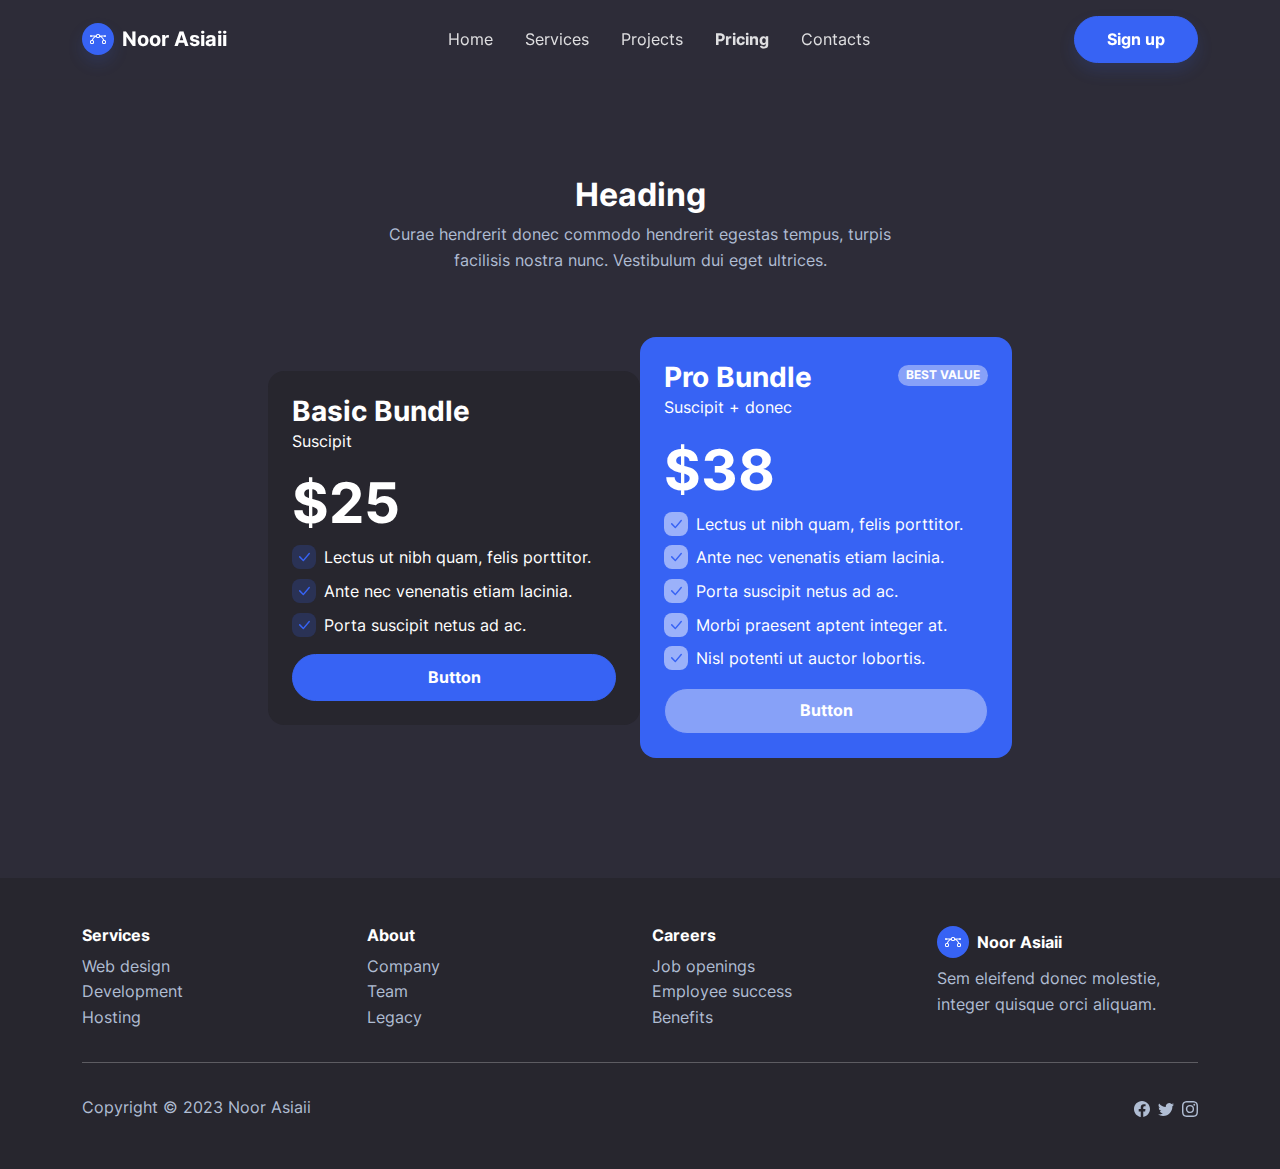
<file: pricing.html>
<!DOCTYPE html><html lang="en"><head><meta charset="utf-8"><meta name="viewport" content="width=device-width, initial-scale=1.0, shrink-to-fit=no"><title>Pricing - Noor Asiaii</title><meta name="description" content="asiaii.ir is my personal website to produce you myself"><link rel="stylesheet" href="assets/bootstrap/css/bootstrap.min.css?h=c06c53460ac6ab7e74057187c6fd8adc"><link rel="stylesheet" href="assets/css/styles.min.css?h=cf3e3820625ce98a5410db6b505fbfdf"></head><body><nav class="navbar navbar-dark navbar-expand-md sticky-top py-3" id="mainNav"><div class="container"><a class="navbar-brand d-flex align-items-center" href="/"><span class="bs-icon-sm bs-icon-circle bs-icon-primary shadow d-flex justify-content-center align-items-center me-2 bs-icon"><svg xmlns="http://www.w3.org/2000/svg" width="1em" height="1em" fill="currentColor" viewBox="0 0 16 16" class="bi bi-bezier">
  <path fill-rule="evenodd" d="M0 10.5A1.5 1.5 0 0 1 1.5 9h1A1.5 1.5 0 0 1 4 10.5v1A1.5 1.5 0 0 1 2.5 13h-1A1.5 1.5 0 0 1 0 11.5v-1zm1.5-.5a.5.5 0 0 0-.5.5v1a.5.5 0 0 0 .5.5h1a.5.5 0 0 0 .5-.5v-1a.5.5 0 0 0-.5-.5h-1zm10.5.5A1.5 1.5 0 0 1 13.5 9h1a1.5 1.5 0 0 1 1.5 1.5v1a1.5 1.5 0 0 1-1.5 1.5h-1a1.5 1.5 0 0 1-1.5-1.5v-1zm1.5-.5a.5.5 0 0 0-.5.5v1a.5.5 0 0 0 .5.5h1a.5.5 0 0 0 .5-.5v-1a.5.5 0 0 0-.5-.5h-1zM6 4.5A1.5 1.5 0 0 1 7.5 3h1A1.5 1.5 0 0 1 10 4.5v1A1.5 1.5 0 0 1 8.5 7h-1A1.5 1.5 0 0 1 6 5.5v-1zM7.5 4a.5.5 0 0 0-.5.5v1a.5.5 0 0 0 .5.5h1a.5.5 0 0 0 .5-.5v-1a.5.5 0 0 0-.5-.5h-1z"></path>
  <path d="M6 4.5H1.866a1 1 0 1 0 0 1h2.668A6.517 6.517 0 0 0 1.814 9H2.5c.123 0 .244.015.358.043a5.517 5.517 0 0 1 3.185-3.185A1.503 1.503 0 0 1 6 5.5v-1zm3.957 1.358A1.5 1.5 0 0 0 10 5.5v-1h4.134a1 1 0 1 1 0 1h-2.668a6.517 6.517 0 0 1 2.72 3.5H13.5c-.123 0-.243.015-.358.043a5.517 5.517 0 0 0-3.185-3.185z"></path>
</svg></span><span>Noor Asiaii</span></a><button data-bs-toggle="collapse" class="navbar-toggler" data-bs-target="#navcol-1"><span class="visually-hidden">Toggle navigation</span><span class="navbar-toggler-icon"></span></button><div class="collapse navbar-collapse" id="navcol-1"><ul class="navbar-nav mx-auto"><li class="nav-item"><a class="nav-link" href="index.html">Home</a></li><li class="nav-item"><a class="nav-link" href="services.html">Services</a></li><li class="nav-item"><a class="nav-link" href="projects.html">Projects</a></li><li class="nav-item"><a class="nav-link active" href="pricing.html">Pricing</a></li><li class="nav-item"><a class="nav-link" href="contacts.html">Contacts</a></li></ul><a class="btn btn-primary shadow" role="button" href="signup.html">Sign up</a></div></div></nav><section class="py-5"><div class="container py-5"><div class="row mb-5"><div class="col-md-8 col-xl-6 text-center mx-auto"><h2 class="fw-bold">Heading</h2><p class="text-muted">Curae hendrerit donec commodo hendrerit egestas tempus, turpis facilisis nostra nunc. Vestibulum dui eget ultrices.</p></div></div><div class="row g-0 row-cols-1 row-cols-md-2 row-cols-xl-3 d-flex align-items-md-center align-items-xl-center"><div class="col offset-xl-2 mb-4"><div class="card bg-dark border-dark"><div class="card-body p-4"><div class="d-flex justify-content-between"><div><h3 class="fw-bold mb-0">Basic Bundle</h3><p>Suscipit</p><h4 class="display-4 fw-bold">$25</h4></div></div><div><ul class="list-unstyled"><li class="d-flex mb-2"><span class="bs-icon-xs bs-icon-rounded bs-icon-primary-light bs-icon bs-icon-xs me-2"><svg xmlns="http://www.w3.org/2000/svg" width="1em" height="1em" fill="currentColor" viewBox="0 0 16 16" class="bi bi-check-lg text-primary">
  <path d="M12.736 3.97a.733.733 0 0 1 1.047 0c.286.289.29.756.01 1.05L7.88 12.01a.733.733 0 0 1-1.065.02L3.217 8.384a.757.757 0 0 1 0-1.06.733.733 0 0 1 1.047 0l3.052 3.093 5.4-6.425a.247.247 0 0 1 .02-.022Z"></path>
</svg></span><span>Lectus ut nibh quam, felis porttitor.</span></li><li class="d-flex mb-2"><span class="bs-icon-xs bs-icon-rounded bs-icon-primary-light bs-icon bs-icon-xs me-2"><svg xmlns="http://www.w3.org/2000/svg" width="1em" height="1em" fill="currentColor" viewBox="0 0 16 16" class="bi bi-check-lg text-primary">
  <path d="M12.736 3.97a.733.733 0 0 1 1.047 0c.286.289.29.756.01 1.05L7.88 12.01a.733.733 0 0 1-1.065.02L3.217 8.384a.757.757 0 0 1 0-1.06.733.733 0 0 1 1.047 0l3.052 3.093 5.4-6.425a.247.247 0 0 1 .02-.022Z"></path>
</svg></span><span>Ante nec venenatis etiam lacinia.</span></li><li class="d-flex mb-2"><span class="bs-icon-xs bs-icon-rounded bs-icon-primary-light bs-icon bs-icon-xs me-2"><svg xmlns="http://www.w3.org/2000/svg" width="1em" height="1em" fill="currentColor" viewBox="0 0 16 16" class="bi bi-check-lg text-primary">
  <path d="M12.736 3.97a.733.733 0 0 1 1.047 0c.286.289.29.756.01 1.05L7.88 12.01a.733.733 0 0 1-1.065.02L3.217 8.384a.757.757 0 0 1 0-1.06.733.733 0 0 1 1.047 0l3.052 3.093 5.4-6.425a.247.247 0 0 1 .02-.022Z"></path>
</svg></span><span>Porta suscipit netus ad ac.</span></li></ul></div><button class="btn btn-primary d-block w-100" type="button">Button</button></div></div></div><div class="col mb-4"><div class="card text-white bg-primary"><div class="card-body p-4"><div class="d-flex justify-content-between"><div><h3 class="fw-bold text-white mb-0">Pro Bundle</h3><p>Suscipit + donec</p><h4 class="display-4 fw-bold text-white">$38</h4></div><div><span class="badge rounded-pill bg-primary text-uppercase bg-semi-white">Best Value</span></div></div><div><ul class="list-unstyled"><li class="d-flex mb-2"><span class="bs-icon-xs bs-icon-rounded bs-icon-semi-white bs-icon bs-icon-xs me-2"><svg xmlns="http://www.w3.org/2000/svg" width="1em" height="1em" fill="currentColor" viewBox="0 0 16 16" class="bi bi-check-lg text-primary">
  <path d="M12.736 3.97a.733.733 0 0 1 1.047 0c.286.289.29.756.01 1.05L7.88 12.01a.733.733 0 0 1-1.065.02L3.217 8.384a.757.757 0 0 1 0-1.06.733.733 0 0 1 1.047 0l3.052 3.093 5.4-6.425a.247.247 0 0 1 .02-.022Z"></path>
</svg></span><span>Lectus ut nibh quam, felis porttitor.</span></li><li class="d-flex mb-2"><span class="bs-icon-xs bs-icon-rounded bs-icon-semi-white bs-icon bs-icon-xs me-2"><svg xmlns="http://www.w3.org/2000/svg" width="1em" height="1em" fill="currentColor" viewBox="0 0 16 16" class="bi bi-check-lg text-primary">
  <path d="M12.736 3.97a.733.733 0 0 1 1.047 0c.286.289.29.756.01 1.05L7.88 12.01a.733.733 0 0 1-1.065.02L3.217 8.384a.757.757 0 0 1 0-1.06.733.733 0 0 1 1.047 0l3.052 3.093 5.4-6.425a.247.247 0 0 1 .02-.022Z"></path>
</svg></span><span>Ante nec venenatis etiam lacinia.</span></li><li class="d-flex mb-2"><span class="bs-icon-xs bs-icon-rounded bs-icon-semi-white bs-icon bs-icon-xs me-2"><svg xmlns="http://www.w3.org/2000/svg" width="1em" height="1em" fill="currentColor" viewBox="0 0 16 16" class="bi bi-check-lg text-primary">
  <path d="M12.736 3.97a.733.733 0 0 1 1.047 0c.286.289.29.756.01 1.05L7.88 12.01a.733.733 0 0 1-1.065.02L3.217 8.384a.757.757 0 0 1 0-1.06.733.733 0 0 1 1.047 0l3.052 3.093 5.4-6.425a.247.247 0 0 1 .02-.022Z"></path>
</svg></span><span>Porta suscipit netus ad ac.</span></li><li class="d-flex mb-2"><span class="bs-icon-xs bs-icon-rounded bs-icon-semi-white bs-icon bs-icon-xs me-2"><svg xmlns="http://www.w3.org/2000/svg" width="1em" height="1em" fill="currentColor" viewBox="0 0 16 16" class="bi bi-check-lg text-primary">
  <path d="M12.736 3.97a.733.733 0 0 1 1.047 0c.286.289.29.756.01 1.05L7.88 12.01a.733.733 0 0 1-1.065.02L3.217 8.384a.757.757 0 0 1 0-1.06.733.733 0 0 1 1.047 0l3.052 3.093 5.4-6.425a.247.247 0 0 1 .02-.022Z"></path>
</svg></span><span>Morbi praesent aptent integer at.</span></li><li class="d-flex mb-2"><span class="bs-icon-xs bs-icon-rounded bs-icon-semi-white bs-icon bs-icon-xs me-2"><svg xmlns="http://www.w3.org/2000/svg" width="1em" height="1em" fill="currentColor" viewBox="0 0 16 16" class="bi bi-check-lg text-primary">
  <path d="M12.736 3.97a.733.733 0 0 1 1.047 0c.286.289.29.756.01 1.05L7.88 12.01a.733.733 0 0 1-1.065.02L3.217 8.384a.757.757 0 0 1 0-1.06.733.733 0 0 1 1.047 0l3.052 3.093 5.4-6.425a.247.247 0 0 1 .02-.022Z"></path>
</svg></span><span>Nisl potenti ut auctor lobortis.</span></li></ul></div><button class="btn btn-primary d-block w-100 bg-semi-white" type="button">Button</button></div></div></div></div></div></section><footer class="bg-dark"><div class="container py-4 py-lg-5"><div class="row justify-content-center"><div class="col-sm-4 col-md-3 text-center text-lg-start d-flex flex-column"><h3 class="fs-6 fw-bold">Services</h3><ul class="list-unstyled"><li><a href="#">Web design</a></li><li><a href="#">Development</a></li><li><a href="#">Hosting</a></li></ul></div><div class="col-sm-4 col-md-3 text-center text-lg-start d-flex flex-column"><h3 class="fs-6 fw-bold">About</h3><ul class="list-unstyled"><li><a href="#">Company</a></li><li><a href="#">Team</a></li><li><a href="#">Legacy</a></li></ul></div><div class="col-sm-4 col-md-3 text-center text-lg-start d-flex flex-column"><h3 class="fs-6 fw-bold">Careers</h3><ul class="list-unstyled"><li><a href="#">Job openings</a></li><li><a href="#">Employee success</a></li><li><a href="#">Benefits</a></li></ul></div><div class="col-lg-3 text-center text-lg-start d-flex flex-column align-items-center order-first align-items-lg-start order-lg-last"><div class="fw-bold d-flex align-items-center mb-2"><span class="bs-icon-sm bs-icon-circle bs-icon-primary d-flex justify-content-center align-items-center bs-icon me-2"><svg xmlns="http://www.w3.org/2000/svg" width="1em" height="1em" fill="currentColor" viewBox="0 0 16 16" class="bi bi-bezier">
  <path fill-rule="evenodd" d="M0 10.5A1.5 1.5 0 0 1 1.5 9h1A1.5 1.5 0 0 1 4 10.5v1A1.5 1.5 0 0 1 2.5 13h-1A1.5 1.5 0 0 1 0 11.5v-1zm1.5-.5a.5.5 0 0 0-.5.5v1a.5.5 0 0 0 .5.5h1a.5.5 0 0 0 .5-.5v-1a.5.5 0 0 0-.5-.5h-1zm10.5.5A1.5 1.5 0 0 1 13.5 9h1a1.5 1.5 0 0 1 1.5 1.5v1a1.5 1.5 0 0 1-1.5 1.5h-1a1.5 1.5 0 0 1-1.5-1.5v-1zm1.5-.5a.5.5 0 0 0-.5.5v1a.5.5 0 0 0 .5.5h1a.5.5 0 0 0 .5-.5v-1a.5.5 0 0 0-.5-.5h-1zM6 4.5A1.5 1.5 0 0 1 7.5 3h1A1.5 1.5 0 0 1 10 4.5v1A1.5 1.5 0 0 1 8.5 7h-1A1.5 1.5 0 0 1 6 5.5v-1zM7.5 4a.5.5 0 0 0-.5.5v1a.5.5 0 0 0 .5.5h1a.5.5 0 0 0 .5-.5v-1a.5.5 0 0 0-.5-.5h-1z"></path>
  <path d="M6 4.5H1.866a1 1 0 1 0 0 1h2.668A6.517 6.517 0 0 0 1.814 9H2.5c.123 0 .244.015.358.043a5.517 5.517 0 0 1 3.185-3.185A1.503 1.503 0 0 1 6 5.5v-1zm3.957 1.358A1.5 1.5 0 0 0 10 5.5v-1h4.134a1 1 0 1 1 0 1h-2.668a6.517 6.517 0 0 1 2.72 3.5H13.5c-.123 0-.243.015-.358.043a5.517 5.517 0 0 0-3.185-3.185z"></path>
</svg></span><span>Noor Asiaii</span></div><p class="text-muted">Sem eleifend donec molestie, integer quisque orci aliquam.</p></div></div><hr><div class="text-muted d-flex justify-content-between align-items-center pt-3"><p class="mb-0">Copyright © 2023 Noor Asiaii</p><ul class="list-inline mb-0"><li class="list-inline-item"><svg xmlns="http://www.w3.org/2000/svg" width="1em" height="1em" fill="currentColor" viewBox="0 0 16 16" class="bi bi-facebook">
  <path d="M16 8.049c0-4.446-3.582-8.05-8-8.05C3.58 0-.002 3.603-.002 8.05c0 4.017 2.926 7.347 6.75 7.951v-5.625h-2.03V8.05H6.75V6.275c0-2.017 1.195-3.131 3.022-3.131.876 0 1.791.157 1.791.157v1.98h-1.009c-.993 0-1.303.621-1.303 1.258v1.51h2.218l-.354 2.326H9.25V16c3.824-.604 6.75-3.934 6.75-7.951z"></path>
</svg></li><li class="list-inline-item"><svg xmlns="http://www.w3.org/2000/svg" width="1em" height="1em" fill="currentColor" viewBox="0 0 16 16" class="bi bi-twitter">
  <path d="M5.026 15c6.038 0 9.341-5.003 9.341-9.334 0-.14 0-.282-.006-.422A6.685 6.685 0 0 0 16 3.542a6.658 6.658 0 0 1-1.889.518 3.301 3.301 0 0 0 1.447-1.817 6.533 6.533 0 0 1-2.087.793A3.286 3.286 0 0 0 7.875 6.03a9.325 9.325 0 0 1-6.767-3.429 3.289 3.289 0 0 0 1.018 4.382A3.323 3.323 0 0 1 .64 6.575v.045a3.288 3.288 0 0 0 2.632 3.218 3.203 3.203 0 0 1-.865.115 3.23 3.23 0 0 1-.614-.057 3.283 3.283 0 0 0 3.067 2.277A6.588 6.588 0 0 1 .78 13.58a6.32 6.32 0 0 1-.78-.045A9.344 9.344 0 0 0 5.026 15z"></path>
</svg></li><li class="list-inline-item"><svg xmlns="http://www.w3.org/2000/svg" width="1em" height="1em" fill="currentColor" viewBox="0 0 16 16" class="bi bi-instagram">
  <path d="M8 0C5.829 0 5.556.01 4.703.048 3.85.088 3.269.222 2.76.42a3.917 3.917 0 0 0-1.417.923A3.927 3.927 0 0 0 .42 2.76C.222 3.268.087 3.85.048 4.7.01 5.555 0 5.827 0 8.001c0 2.172.01 2.444.048 3.297.04.852.174 1.433.372 1.942.205.526.478.972.923 1.417.444.445.89.719 1.416.923.51.198 1.09.333 1.942.372C5.555 15.99 5.827 16 8 16s2.444-.01 3.298-.048c.851-.04 1.434-.174 1.943-.372a3.916 3.916 0 0 0 1.416-.923c.445-.445.718-.891.923-1.417.197-.509.332-1.09.372-1.942C15.99 10.445 16 10.173 16 8s-.01-2.445-.048-3.299c-.04-.851-.175-1.433-.372-1.941a3.926 3.926 0 0 0-.923-1.417A3.911 3.911 0 0 0 13.24.42c-.51-.198-1.092-.333-1.943-.372C10.443.01 10.172 0 7.998 0h.003zm-.717 1.442h.718c2.136 0 2.389.007 3.232.046.78.035 1.204.166 1.486.275.373.145.64.319.92.599.28.28.453.546.598.92.11.281.24.705.275 1.485.039.843.047 1.096.047 3.231s-.008 2.389-.047 3.232c-.035.78-.166 1.203-.275 1.485a2.47 2.47 0 0 1-.599.919c-.28.28-.546.453-.92.598-.28.11-.704.24-1.485.276-.843.038-1.096.047-3.232.047s-2.39-.009-3.233-.047c-.78-.036-1.203-.166-1.485-.276a2.478 2.478 0 0 1-.92-.598 2.48 2.48 0 0 1-.6-.92c-.109-.281-.24-.705-.275-1.485-.038-.843-.046-1.096-.046-3.233 0-2.136.008-2.388.046-3.231.036-.78.166-1.204.276-1.486.145-.373.319-.64.599-.92.28-.28.546-.453.92-.598.282-.11.705-.24 1.485-.276.738-.034 1.024-.044 2.515-.045v.002zm4.988 1.328a.96.96 0 1 0 0 1.92.96.96 0 0 0 0-1.92zm-4.27 1.122a4.109 4.109 0 1 0 0 8.217 4.109 4.109 0 0 0 0-8.217zm0 1.441a2.667 2.667 0 1 1 0 5.334 2.667 2.667 0 0 1 0-5.334z"></path>
</svg></li></ul></div></div></footer><script src="assets/bootstrap/js/bootstrap.min.js?h=79ff9637b74326c362fb6f7f5801a7ba"></script><script src="assets/js/script.min.js?h=9a9b12d9479055b6ccf322643488f6dd"></script></body></html>
</file>
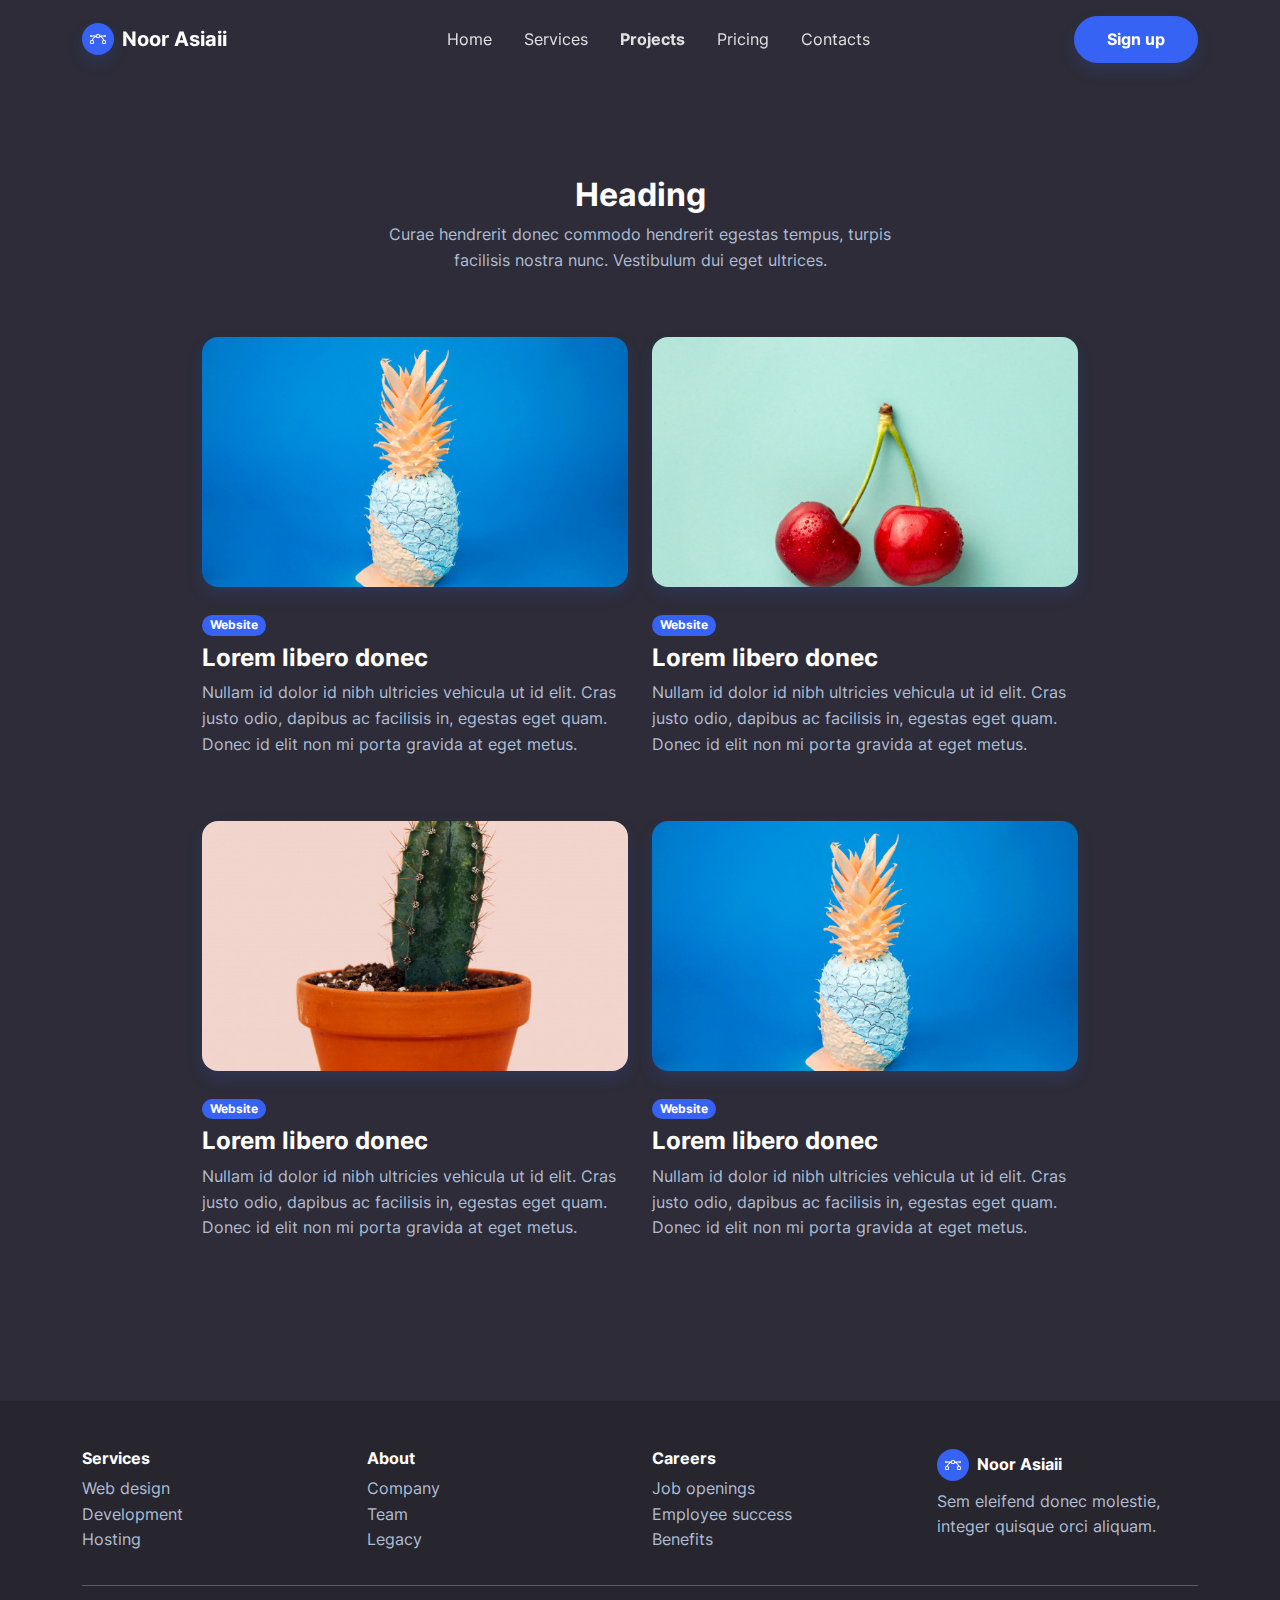
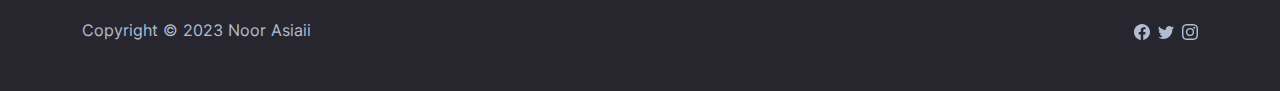
<file: projects.html>
<!DOCTYPE html><html lang="en"><head><meta charset="utf-8"><meta name="viewport" content="width=device-width, initial-scale=1.0, shrink-to-fit=no"><title>Projects - Noor Asiaii</title><meta name="description" content="asiaii.ir is my personal website to produce you myself"><link rel="stylesheet" href="assets/bootstrap/css/bootstrap.min.css?h=c06c53460ac6ab7e74057187c6fd8adc"><link rel="stylesheet" href="assets/css/styles.min.css?h=cf3e3820625ce98a5410db6b505fbfdf"></head><body><nav class="navbar navbar-dark navbar-expand-md sticky-top py-3" id="mainNav"><div class="container"><a class="navbar-brand d-flex align-items-center" href="/"><span class="bs-icon-sm bs-icon-circle bs-icon-primary shadow d-flex justify-content-center align-items-center me-2 bs-icon"><svg xmlns="http://www.w3.org/2000/svg" width="1em" height="1em" fill="currentColor" viewBox="0 0 16 16" class="bi bi-bezier">
  <path fill-rule="evenodd" d="M0 10.5A1.5 1.5 0 0 1 1.5 9h1A1.5 1.5 0 0 1 4 10.5v1A1.5 1.5 0 0 1 2.5 13h-1A1.5 1.5 0 0 1 0 11.5v-1zm1.5-.5a.5.5 0 0 0-.5.5v1a.5.5 0 0 0 .5.5h1a.5.5 0 0 0 .5-.5v-1a.5.5 0 0 0-.5-.5h-1zm10.5.5A1.5 1.5 0 0 1 13.5 9h1a1.5 1.5 0 0 1 1.5 1.5v1a1.5 1.5 0 0 1-1.5 1.5h-1a1.5 1.5 0 0 1-1.5-1.5v-1zm1.5-.5a.5.5 0 0 0-.5.5v1a.5.5 0 0 0 .5.5h1a.5.5 0 0 0 .5-.5v-1a.5.5 0 0 0-.5-.5h-1zM6 4.5A1.5 1.5 0 0 1 7.5 3h1A1.5 1.5 0 0 1 10 4.5v1A1.5 1.5 0 0 1 8.5 7h-1A1.5 1.5 0 0 1 6 5.5v-1zM7.5 4a.5.5 0 0 0-.5.5v1a.5.5 0 0 0 .5.5h1a.5.5 0 0 0 .5-.5v-1a.5.5 0 0 0-.5-.5h-1z"></path>
  <path d="M6 4.5H1.866a1 1 0 1 0 0 1h2.668A6.517 6.517 0 0 0 1.814 9H2.5c.123 0 .244.015.358.043a5.517 5.517 0 0 1 3.185-3.185A1.503 1.503 0 0 1 6 5.5v-1zm3.957 1.358A1.5 1.5 0 0 0 10 5.5v-1h4.134a1 1 0 1 1 0 1h-2.668a6.517 6.517 0 0 1 2.72 3.5H13.5c-.123 0-.243.015-.358.043a5.517 5.517 0 0 0-3.185-3.185z"></path>
</svg></span><span>Noor Asiaii</span></a><button data-bs-toggle="collapse" class="navbar-toggler" data-bs-target="#navcol-1"><span class="visually-hidden">Toggle navigation</span><span class="navbar-toggler-icon"></span></button><div class="collapse navbar-collapse" id="navcol-1"><ul class="navbar-nav mx-auto"><li class="nav-item"><a class="nav-link" href="index.html">Home</a></li><li class="nav-item"><a class="nav-link" href="services.html">Services</a></li><li class="nav-item"><a class="nav-link active" href="projects.html">Projects</a></li><li class="nav-item"><a class="nav-link" href="pricing.html">Pricing</a></li><li class="nav-item"><a class="nav-link" href="contacts.html">Contacts</a></li></ul><a class="btn btn-primary shadow" role="button" href="signup.html">Sign up</a></div></div></nav><section class="py-5"><div class="container py-5"><div class="row mb-5"><div class="col-md-8 col-xl-6 text-center mx-auto"><h2 class="fw-bold">Heading</h2><p class="text-muted">Curae hendrerit donec commodo hendrerit egestas tempus, turpis facilisis nostra nunc. Vestibulum dui eget ultrices.</p></div></div><div class="row row-cols-1 row-cols-md-2 mx-auto" style="max-width: 900px;"><div class="col mb-4"><div><a href="#"><img class="rounded img-fluid shadow w-100 fit-cover" src="assets/img/products/1.jpg?h=fc1e51d44f18accfa3a90f81c9cfffe4" style="height: 250px;"></a><div class="py-4"><span class="badge bg-primary mb-2">Website</span><h4 class="fw-bold">Lorem libero donec</h4><p class="text-muted">Nullam id dolor id nibh ultricies vehicula ut id elit. Cras justo odio, dapibus ac facilisis in, egestas eget quam. Donec id elit non mi porta gravida at eget metus.</p></div></div></div><div class="col mb-4"><div><a href="#"><img class="rounded img-fluid shadow w-100 fit-cover" src="assets/img/products/2.jpg?h=104fcc18ad179e4b0b9e0ee12b849bed" style="height: 250px;"></a><div class="py-4"><span class="badge bg-primary mb-2">Website</span><h4 class="fw-bold">Lorem libero donec</h4><p class="text-muted">Nullam id dolor id nibh ultricies vehicula ut id elit. Cras justo odio, dapibus ac facilisis in, egestas eget quam. Donec id elit non mi porta gravida at eget metus.</p></div></div></div><div class="col mb-4"><div><a href="#"><img class="rounded img-fluid shadow w-100 fit-cover" src="assets/img/products/3.jpg?h=fce4fd8e26138d1b5fd8c63ef4f2e64c" style="height: 250px;"></a><div class="py-4"><span class="badge bg-primary mb-2">Website</span><h4 class="fw-bold">Lorem libero donec</h4><p class="text-muted">Nullam id dolor id nibh ultricies vehicula ut id elit. Cras justo odio, dapibus ac facilisis in, egestas eget quam. Donec id elit non mi porta gravida at eget metus.</p></div></div></div><div class="col mb-4"><div><a href="#"><img class="rounded img-fluid shadow w-100 fit-cover" src="assets/img/products/1.jpg?h=fc1e51d44f18accfa3a90f81c9cfffe4" style="height: 250px;"></a><div class="py-4"><span class="badge bg-primary mb-2">Website</span><h4 class="fw-bold">Lorem libero donec</h4><p class="text-muted">Nullam id dolor id nibh ultricies vehicula ut id elit. Cras justo odio, dapibus ac facilisis in, egestas eget quam. Donec id elit non mi porta gravida at eget metus.</p></div></div></div></div></div></section><footer class="bg-dark"><div class="container py-4 py-lg-5"><div class="row justify-content-center"><div class="col-sm-4 col-md-3 text-center text-lg-start d-flex flex-column"><h3 class="fs-6 fw-bold">Services</h3><ul class="list-unstyled"><li><a href="#">Web design</a></li><li><a href="#">Development</a></li><li><a href="#">Hosting</a></li></ul></div><div class="col-sm-4 col-md-3 text-center text-lg-start d-flex flex-column"><h3 class="fs-6 fw-bold">About</h3><ul class="list-unstyled"><li><a href="#">Company</a></li><li><a href="#">Team</a></li><li><a href="#">Legacy</a></li></ul></div><div class="col-sm-4 col-md-3 text-center text-lg-start d-flex flex-column"><h3 class="fs-6 fw-bold">Careers</h3><ul class="list-unstyled"><li><a href="#">Job openings</a></li><li><a href="#">Employee success</a></li><li><a href="#">Benefits</a></li></ul></div><div class="col-lg-3 text-center text-lg-start d-flex flex-column align-items-center order-first align-items-lg-start order-lg-last"><div class="fw-bold d-flex align-items-center mb-2"><span class="bs-icon-sm bs-icon-circle bs-icon-primary d-flex justify-content-center align-items-center bs-icon me-2"><svg xmlns="http://www.w3.org/2000/svg" width="1em" height="1em" fill="currentColor" viewBox="0 0 16 16" class="bi bi-bezier">
  <path fill-rule="evenodd" d="M0 10.5A1.5 1.5 0 0 1 1.5 9h1A1.5 1.5 0 0 1 4 10.5v1A1.5 1.5 0 0 1 2.5 13h-1A1.5 1.5 0 0 1 0 11.5v-1zm1.5-.5a.5.5 0 0 0-.5.5v1a.5.5 0 0 0 .5.5h1a.5.5 0 0 0 .5-.5v-1a.5.5 0 0 0-.5-.5h-1zm10.5.5A1.5 1.5 0 0 1 13.5 9h1a1.5 1.5 0 0 1 1.5 1.5v1a1.5 1.5 0 0 1-1.5 1.5h-1a1.5 1.5 0 0 1-1.5-1.5v-1zm1.5-.5a.5.5 0 0 0-.5.5v1a.5.5 0 0 0 .5.5h1a.5.5 0 0 0 .5-.5v-1a.5.5 0 0 0-.5-.5h-1zM6 4.5A1.5 1.5 0 0 1 7.5 3h1A1.5 1.5 0 0 1 10 4.5v1A1.5 1.5 0 0 1 8.5 7h-1A1.5 1.5 0 0 1 6 5.5v-1zM7.5 4a.5.5 0 0 0-.5.5v1a.5.5 0 0 0 .5.5h1a.5.5 0 0 0 .5-.5v-1a.5.5 0 0 0-.5-.5h-1z"></path>
  <path d="M6 4.5H1.866a1 1 0 1 0 0 1h2.668A6.517 6.517 0 0 0 1.814 9H2.5c.123 0 .244.015.358.043a5.517 5.517 0 0 1 3.185-3.185A1.503 1.503 0 0 1 6 5.5v-1zm3.957 1.358A1.5 1.5 0 0 0 10 5.5v-1h4.134a1 1 0 1 1 0 1h-2.668a6.517 6.517 0 0 1 2.72 3.5H13.5c-.123 0-.243.015-.358.043a5.517 5.517 0 0 0-3.185-3.185z"></path>
</svg></span><span>Noor Asiaii</span></div><p class="text-muted">Sem eleifend donec molestie, integer quisque orci aliquam.</p></div></div><hr><div class="text-muted d-flex justify-content-between align-items-center pt-3"><p class="mb-0">Copyright © 2023 Noor Asiaii</p><ul class="list-inline mb-0"><li class="list-inline-item"><svg xmlns="http://www.w3.org/2000/svg" width="1em" height="1em" fill="currentColor" viewBox="0 0 16 16" class="bi bi-facebook">
  <path d="M16 8.049c0-4.446-3.582-8.05-8-8.05C3.58 0-.002 3.603-.002 8.05c0 4.017 2.926 7.347 6.75 7.951v-5.625h-2.03V8.05H6.75V6.275c0-2.017 1.195-3.131 3.022-3.131.876 0 1.791.157 1.791.157v1.98h-1.009c-.993 0-1.303.621-1.303 1.258v1.51h2.218l-.354 2.326H9.25V16c3.824-.604 6.75-3.934 6.75-7.951z"></path>
</svg></li><li class="list-inline-item"><svg xmlns="http://www.w3.org/2000/svg" width="1em" height="1em" fill="currentColor" viewBox="0 0 16 16" class="bi bi-twitter">
  <path d="M5.026 15c6.038 0 9.341-5.003 9.341-9.334 0-.14 0-.282-.006-.422A6.685 6.685 0 0 0 16 3.542a6.658 6.658 0 0 1-1.889.518 3.301 3.301 0 0 0 1.447-1.817 6.533 6.533 0 0 1-2.087.793A3.286 3.286 0 0 0 7.875 6.03a9.325 9.325 0 0 1-6.767-3.429 3.289 3.289 0 0 0 1.018 4.382A3.323 3.323 0 0 1 .64 6.575v.045a3.288 3.288 0 0 0 2.632 3.218 3.203 3.203 0 0 1-.865.115 3.23 3.23 0 0 1-.614-.057 3.283 3.283 0 0 0 3.067 2.277A6.588 6.588 0 0 1 .78 13.58a6.32 6.32 0 0 1-.78-.045A9.344 9.344 0 0 0 5.026 15z"></path>
</svg></li><li class="list-inline-item"><svg xmlns="http://www.w3.org/2000/svg" width="1em" height="1em" fill="currentColor" viewBox="0 0 16 16" class="bi bi-instagram">
  <path d="M8 0C5.829 0 5.556.01 4.703.048 3.85.088 3.269.222 2.76.42a3.917 3.917 0 0 0-1.417.923A3.927 3.927 0 0 0 .42 2.76C.222 3.268.087 3.85.048 4.7.01 5.555 0 5.827 0 8.001c0 2.172.01 2.444.048 3.297.04.852.174 1.433.372 1.942.205.526.478.972.923 1.417.444.445.89.719 1.416.923.51.198 1.09.333 1.942.372C5.555 15.99 5.827 16 8 16s2.444-.01 3.298-.048c.851-.04 1.434-.174 1.943-.372a3.916 3.916 0 0 0 1.416-.923c.445-.445.718-.891.923-1.417.197-.509.332-1.09.372-1.942C15.99 10.445 16 10.173 16 8s-.01-2.445-.048-3.299c-.04-.851-.175-1.433-.372-1.941a3.926 3.926 0 0 0-.923-1.417A3.911 3.911 0 0 0 13.24.42c-.51-.198-1.092-.333-1.943-.372C10.443.01 10.172 0 7.998 0h.003zm-.717 1.442h.718c2.136 0 2.389.007 3.232.046.78.035 1.204.166 1.486.275.373.145.64.319.92.599.28.28.453.546.598.92.11.281.24.705.275 1.485.039.843.047 1.096.047 3.231s-.008 2.389-.047 3.232c-.035.78-.166 1.203-.275 1.485a2.47 2.47 0 0 1-.599.919c-.28.28-.546.453-.92.598-.28.11-.704.24-1.485.276-.843.038-1.096.047-3.232.047s-2.39-.009-3.233-.047c-.78-.036-1.203-.166-1.485-.276a2.478 2.478 0 0 1-.92-.598 2.48 2.48 0 0 1-.6-.92c-.109-.281-.24-.705-.275-1.485-.038-.843-.046-1.096-.046-3.233 0-2.136.008-2.388.046-3.231.036-.78.166-1.204.276-1.486.145-.373.319-.64.599-.92.28-.28.546-.453.92-.598.282-.11.705-.24 1.485-.276.738-.034 1.024-.044 2.515-.045v.002zm4.988 1.328a.96.96 0 1 0 0 1.92.96.96 0 0 0 0-1.92zm-4.27 1.122a4.109 4.109 0 1 0 0 8.217 4.109 4.109 0 0 0 0-8.217zm0 1.441a2.667 2.667 0 1 1 0 5.334 2.667 2.667 0 0 1 0-5.334z"></path>
</svg></li></ul></div></div></footer><script src="assets/bootstrap/js/bootstrap.min.js?h=79ff9637b74326c362fb6f7f5801a7ba"></script><script src="assets/js/script.min.js?h=9a9b12d9479055b6ccf322643488f6dd"></script></body></html>
</file>
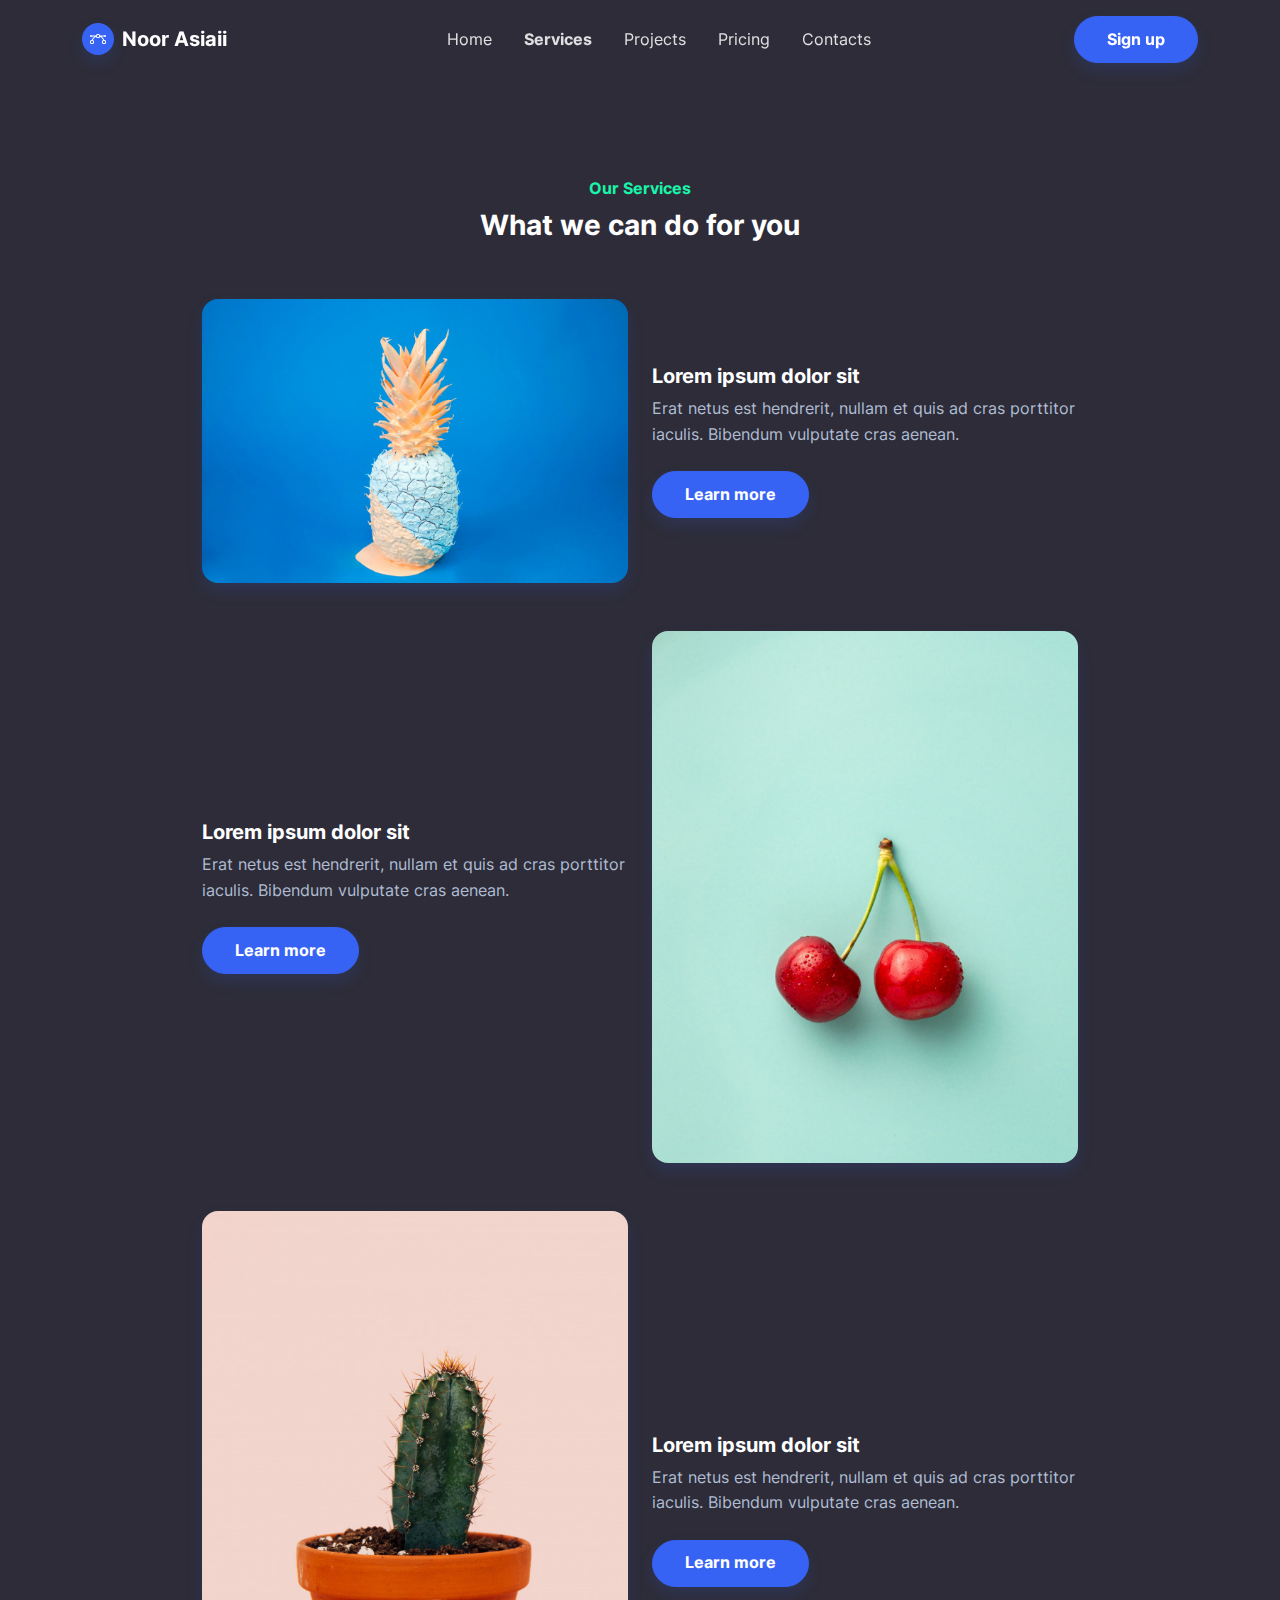
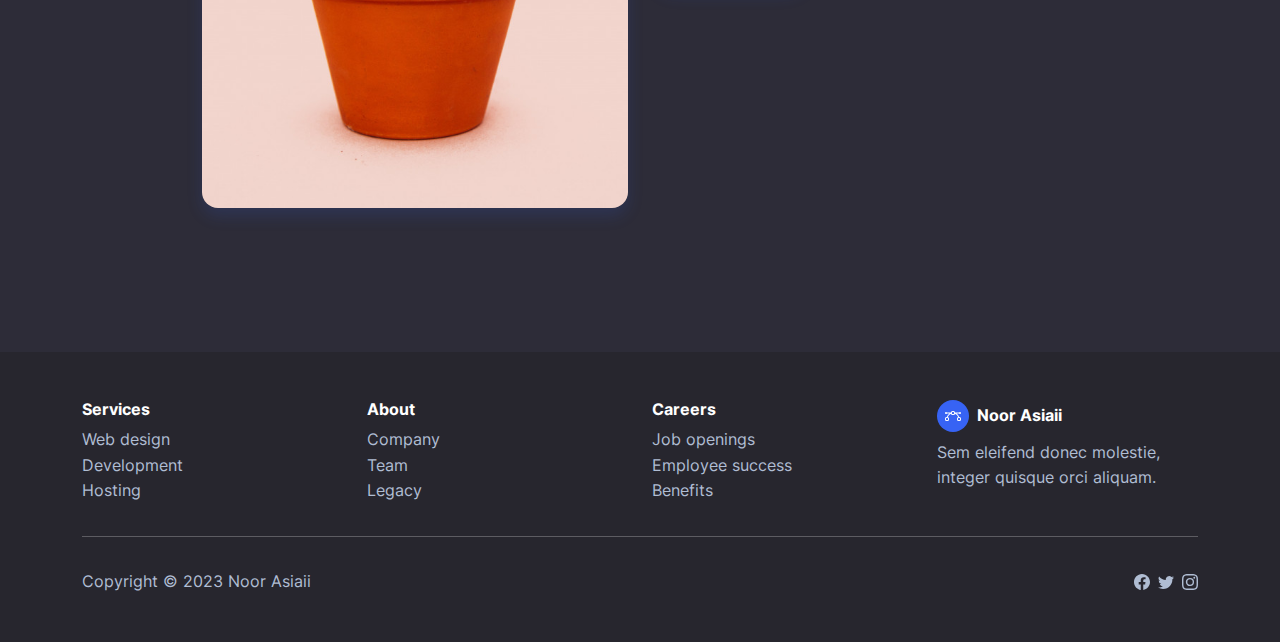
<file: services.html>
<!DOCTYPE html><html lang="en"><head><meta charset="utf-8"><meta name="viewport" content="width=device-width, initial-scale=1.0, shrink-to-fit=no"><title>Services - Noor Asiaii</title><meta name="description" content="asiaii.ir is my personal website to produce you myself"><link rel="stylesheet" href="assets/bootstrap/css/bootstrap.min.css?h=c06c53460ac6ab7e74057187c6fd8adc"><link rel="stylesheet" href="assets/css/styles.min.css?h=cf3e3820625ce98a5410db6b505fbfdf"></head><body><nav class="navbar navbar-dark navbar-expand-md sticky-top py-3" id="mainNav"><div class="container"><a class="navbar-brand d-flex align-items-center" href="/"><span class="bs-icon-sm bs-icon-circle bs-icon-primary shadow d-flex justify-content-center align-items-center me-2 bs-icon"><svg xmlns="http://www.w3.org/2000/svg" width="1em" height="1em" fill="currentColor" viewBox="0 0 16 16" class="bi bi-bezier">
  <path fill-rule="evenodd" d="M0 10.5A1.5 1.5 0 0 1 1.5 9h1A1.5 1.5 0 0 1 4 10.5v1A1.5 1.5 0 0 1 2.5 13h-1A1.5 1.5 0 0 1 0 11.5v-1zm1.5-.5a.5.5 0 0 0-.5.5v1a.5.5 0 0 0 .5.5h1a.5.5 0 0 0 .5-.5v-1a.5.5 0 0 0-.5-.5h-1zm10.5.5A1.5 1.5 0 0 1 13.5 9h1a1.5 1.5 0 0 1 1.5 1.5v1a1.5 1.5 0 0 1-1.5 1.5h-1a1.5 1.5 0 0 1-1.5-1.5v-1zm1.5-.5a.5.5 0 0 0-.5.5v1a.5.5 0 0 0 .5.5h1a.5.5 0 0 0 .5-.5v-1a.5.5 0 0 0-.5-.5h-1zM6 4.5A1.5 1.5 0 0 1 7.5 3h1A1.5 1.5 0 0 1 10 4.5v1A1.5 1.5 0 0 1 8.5 7h-1A1.5 1.5 0 0 1 6 5.5v-1zM7.5 4a.5.5 0 0 0-.5.5v1a.5.5 0 0 0 .5.5h1a.5.5 0 0 0 .5-.5v-1a.5.5 0 0 0-.5-.5h-1z"></path>
  <path d="M6 4.5H1.866a1 1 0 1 0 0 1h2.668A6.517 6.517 0 0 0 1.814 9H2.5c.123 0 .244.015.358.043a5.517 5.517 0 0 1 3.185-3.185A1.503 1.503 0 0 1 6 5.5v-1zm3.957 1.358A1.5 1.5 0 0 0 10 5.5v-1h4.134a1 1 0 1 1 0 1h-2.668a6.517 6.517 0 0 1 2.72 3.5H13.5c-.123 0-.243.015-.358.043a5.517 5.517 0 0 0-3.185-3.185z"></path>
</svg></span><span>Noor Asiaii</span></a><button data-bs-toggle="collapse" class="navbar-toggler" data-bs-target="#navcol-1"><span class="visually-hidden">Toggle navigation</span><span class="navbar-toggler-icon"></span></button><div class="collapse navbar-collapse" id="navcol-1"><ul class="navbar-nav mx-auto"><li class="nav-item"><a class="nav-link" href="index.html">Home</a></li><li class="nav-item"><a class="nav-link active" href="services.html">Services</a></li><li class="nav-item"><a class="nav-link" href="projects.html">Projects</a></li><li class="nav-item"><a class="nav-link" href="pricing.html">Pricing</a></li><li class="nav-item"><a class="nav-link" href="contacts.html">Contacts</a></li></ul><a class="btn btn-primary shadow" role="button" href="signup.html">Sign up</a></div></div></nav><section class="py-5"><div class="container py-5"><div class="row mb-4 mb-lg-5"><div class="col-md-8 col-xl-6 text-center mx-auto"><p class="fw-bold text-success mb-2">Our Services</p><h3 class="fw-bold">What we can do for you</h3></div></div><div class="row row-cols-1 row-cols-md-2 mx-auto" style="max-width: 900px;"><div class="col mb-5"><img class="rounded img-fluid shadow" src="assets/img/products/1.jpg?h=fc1e51d44f18accfa3a90f81c9cfffe4"></div><div class="col d-md-flex align-items-md-end align-items-lg-center mb-5"><div><h5 class="fw-bold">Lorem ipsum dolor sit&nbsp;</h5><p class="text-muted mb-4">Erat netus est hendrerit, nullam et quis ad cras porttitor iaculis. Bibendum vulputate cras aenean.</p><button class="btn btn-primary shadow" type="button">Learn more</button></div></div></div><div class="row row-cols-1 row-cols-md-2 mx-auto" style="max-width: 900px;"><div class="col order-md-last mb-5"><img class="rounded img-fluid shadow" src="assets/img/products/2.jpg?h=104fcc18ad179e4b0b9e0ee12b849bed"></div><div class="col d-md-flex align-items-md-end align-items-lg-center mb-5"><div><h5 class="fw-bold">Lorem ipsum dolor sit&nbsp;</h5><p class="text-muted mb-4">Erat netus est hendrerit, nullam et quis ad cras porttitor iaculis. Bibendum vulputate cras aenean.</p><button class="btn btn-primary shadow" type="button">Learn more</button></div></div></div><div class="row row-cols-1 row-cols-md-2 mx-auto" style="max-width: 900px;"><div class="col mb-5"><img class="rounded img-fluid shadow" src="assets/img/products/3.jpg?h=fce4fd8e26138d1b5fd8c63ef4f2e64c"></div><div class="col d-md-flex align-items-md-end align-items-lg-center mb-5"><div><h5 class="fw-bold">Lorem ipsum dolor sit&nbsp;</h5><p class="text-muted mb-4">Erat netus est hendrerit, nullam et quis ad cras porttitor iaculis. Bibendum vulputate cras aenean.</p><button class="btn btn-primary shadow" type="button">Learn more</button></div></div></div></div></section><footer class="bg-dark"><div class="container py-4 py-lg-5"><div class="row justify-content-center"><div class="col-sm-4 col-md-3 text-center text-lg-start d-flex flex-column"><h3 class="fs-6 fw-bold">Services</h3><ul class="list-unstyled"><li><a href="#">Web design</a></li><li><a href="#">Development</a></li><li><a href="#">Hosting</a></li></ul></div><div class="col-sm-4 col-md-3 text-center text-lg-start d-flex flex-column"><h3 class="fs-6 fw-bold">About</h3><ul class="list-unstyled"><li><a href="#">Company</a></li><li><a href="#">Team</a></li><li><a href="#">Legacy</a></li></ul></div><div class="col-sm-4 col-md-3 text-center text-lg-start d-flex flex-column"><h3 class="fs-6 fw-bold">Careers</h3><ul class="list-unstyled"><li><a href="#">Job openings</a></li><li><a href="#">Employee success</a></li><li><a href="#">Benefits</a></li></ul></div><div class="col-lg-3 text-center text-lg-start d-flex flex-column align-items-center order-first align-items-lg-start order-lg-last"><div class="fw-bold d-flex align-items-center mb-2"><span class="bs-icon-sm bs-icon-circle bs-icon-primary d-flex justify-content-center align-items-center bs-icon me-2"><svg xmlns="http://www.w3.org/2000/svg" width="1em" height="1em" fill="currentColor" viewBox="0 0 16 16" class="bi bi-bezier">
  <path fill-rule="evenodd" d="M0 10.5A1.5 1.5 0 0 1 1.5 9h1A1.5 1.5 0 0 1 4 10.5v1A1.5 1.5 0 0 1 2.5 13h-1A1.5 1.5 0 0 1 0 11.5v-1zm1.5-.5a.5.5 0 0 0-.5.5v1a.5.5 0 0 0 .5.5h1a.5.5 0 0 0 .5-.5v-1a.5.5 0 0 0-.5-.5h-1zm10.5.5A1.5 1.5 0 0 1 13.5 9h1a1.5 1.5 0 0 1 1.5 1.5v1a1.5 1.5 0 0 1-1.5 1.5h-1a1.5 1.5 0 0 1-1.5-1.5v-1zm1.5-.5a.5.5 0 0 0-.5.5v1a.5.5 0 0 0 .5.5h1a.5.5 0 0 0 .5-.5v-1a.5.5 0 0 0-.5-.5h-1zM6 4.5A1.5 1.5 0 0 1 7.5 3h1A1.5 1.5 0 0 1 10 4.5v1A1.5 1.5 0 0 1 8.5 7h-1A1.5 1.5 0 0 1 6 5.5v-1zM7.5 4a.5.5 0 0 0-.5.5v1a.5.5 0 0 0 .5.5h1a.5.5 0 0 0 .5-.5v-1a.5.5 0 0 0-.5-.5h-1z"></path>
  <path d="M6 4.5H1.866a1 1 0 1 0 0 1h2.668A6.517 6.517 0 0 0 1.814 9H2.5c.123 0 .244.015.358.043a5.517 5.517 0 0 1 3.185-3.185A1.503 1.503 0 0 1 6 5.5v-1zm3.957 1.358A1.5 1.5 0 0 0 10 5.5v-1h4.134a1 1 0 1 1 0 1h-2.668a6.517 6.517 0 0 1 2.72 3.5H13.5c-.123 0-.243.015-.358.043a5.517 5.517 0 0 0-3.185-3.185z"></path>
</svg></span><span>Noor Asiaii</span></div><p class="text-muted">Sem eleifend donec molestie, integer quisque orci aliquam.</p></div></div><hr><div class="text-muted d-flex justify-content-between align-items-center pt-3"><p class="mb-0">Copyright © 2023 Noor Asiaii</p><ul class="list-inline mb-0"><li class="list-inline-item"><svg xmlns="http://www.w3.org/2000/svg" width="1em" height="1em" fill="currentColor" viewBox="0 0 16 16" class="bi bi-facebook">
  <path d="M16 8.049c0-4.446-3.582-8.05-8-8.05C3.58 0-.002 3.603-.002 8.05c0 4.017 2.926 7.347 6.75 7.951v-5.625h-2.03V8.05H6.75V6.275c0-2.017 1.195-3.131 3.022-3.131.876 0 1.791.157 1.791.157v1.98h-1.009c-.993 0-1.303.621-1.303 1.258v1.51h2.218l-.354 2.326H9.25V16c3.824-.604 6.75-3.934 6.75-7.951z"></path>
</svg></li><li class="list-inline-item"><svg xmlns="http://www.w3.org/2000/svg" width="1em" height="1em" fill="currentColor" viewBox="0 0 16 16" class="bi bi-twitter">
  <path d="M5.026 15c6.038 0 9.341-5.003 9.341-9.334 0-.14 0-.282-.006-.422A6.685 6.685 0 0 0 16 3.542a6.658 6.658 0 0 1-1.889.518 3.301 3.301 0 0 0 1.447-1.817 6.533 6.533 0 0 1-2.087.793A3.286 3.286 0 0 0 7.875 6.03a9.325 9.325 0 0 1-6.767-3.429 3.289 3.289 0 0 0 1.018 4.382A3.323 3.323 0 0 1 .64 6.575v.045a3.288 3.288 0 0 0 2.632 3.218 3.203 3.203 0 0 1-.865.115 3.23 3.23 0 0 1-.614-.057 3.283 3.283 0 0 0 3.067 2.277A6.588 6.588 0 0 1 .78 13.58a6.32 6.32 0 0 1-.78-.045A9.344 9.344 0 0 0 5.026 15z"></path>
</svg></li><li class="list-inline-item"><svg xmlns="http://www.w3.org/2000/svg" width="1em" height="1em" fill="currentColor" viewBox="0 0 16 16" class="bi bi-instagram">
  <path d="M8 0C5.829 0 5.556.01 4.703.048 3.85.088 3.269.222 2.76.42a3.917 3.917 0 0 0-1.417.923A3.927 3.927 0 0 0 .42 2.76C.222 3.268.087 3.85.048 4.7.01 5.555 0 5.827 0 8.001c0 2.172.01 2.444.048 3.297.04.852.174 1.433.372 1.942.205.526.478.972.923 1.417.444.445.89.719 1.416.923.51.198 1.09.333 1.942.372C5.555 15.99 5.827 16 8 16s2.444-.01 3.298-.048c.851-.04 1.434-.174 1.943-.372a3.916 3.916 0 0 0 1.416-.923c.445-.445.718-.891.923-1.417.197-.509.332-1.09.372-1.942C15.99 10.445 16 10.173 16 8s-.01-2.445-.048-3.299c-.04-.851-.175-1.433-.372-1.941a3.926 3.926 0 0 0-.923-1.417A3.911 3.911 0 0 0 13.24.42c-.51-.198-1.092-.333-1.943-.372C10.443.01 10.172 0 7.998 0h.003zm-.717 1.442h.718c2.136 0 2.389.007 3.232.046.78.035 1.204.166 1.486.275.373.145.64.319.92.599.28.28.453.546.598.92.11.281.24.705.275 1.485.039.843.047 1.096.047 3.231s-.008 2.389-.047 3.232c-.035.78-.166 1.203-.275 1.485a2.47 2.47 0 0 1-.599.919c-.28.28-.546.453-.92.598-.28.11-.704.24-1.485.276-.843.038-1.096.047-3.232.047s-2.39-.009-3.233-.047c-.78-.036-1.203-.166-1.485-.276a2.478 2.478 0 0 1-.92-.598 2.48 2.48 0 0 1-.6-.92c-.109-.281-.24-.705-.275-1.485-.038-.843-.046-1.096-.046-3.233 0-2.136.008-2.388.046-3.231.036-.78.166-1.204.276-1.486.145-.373.319-.64.599-.92.28-.28.546-.453.92-.598.282-.11.705-.24 1.485-.276.738-.034 1.024-.044 2.515-.045v.002zm4.988 1.328a.96.96 0 1 0 0 1.92.96.96 0 0 0 0-1.92zm-4.27 1.122a4.109 4.109 0 1 0 0 8.217 4.109 4.109 0 0 0 0-8.217zm0 1.441a2.667 2.667 0 1 1 0 5.334 2.667 2.667 0 0 1 0-5.334z"></path>
</svg></li></ul></div></div></footer><script src="assets/bootstrap/js/bootstrap.min.js?h=79ff9637b74326c362fb6f7f5801a7ba"></script><script src="assets/js/script.min.js?h=9a9b12d9479055b6ccf322643488f6dd"></script></body></html>
</file>
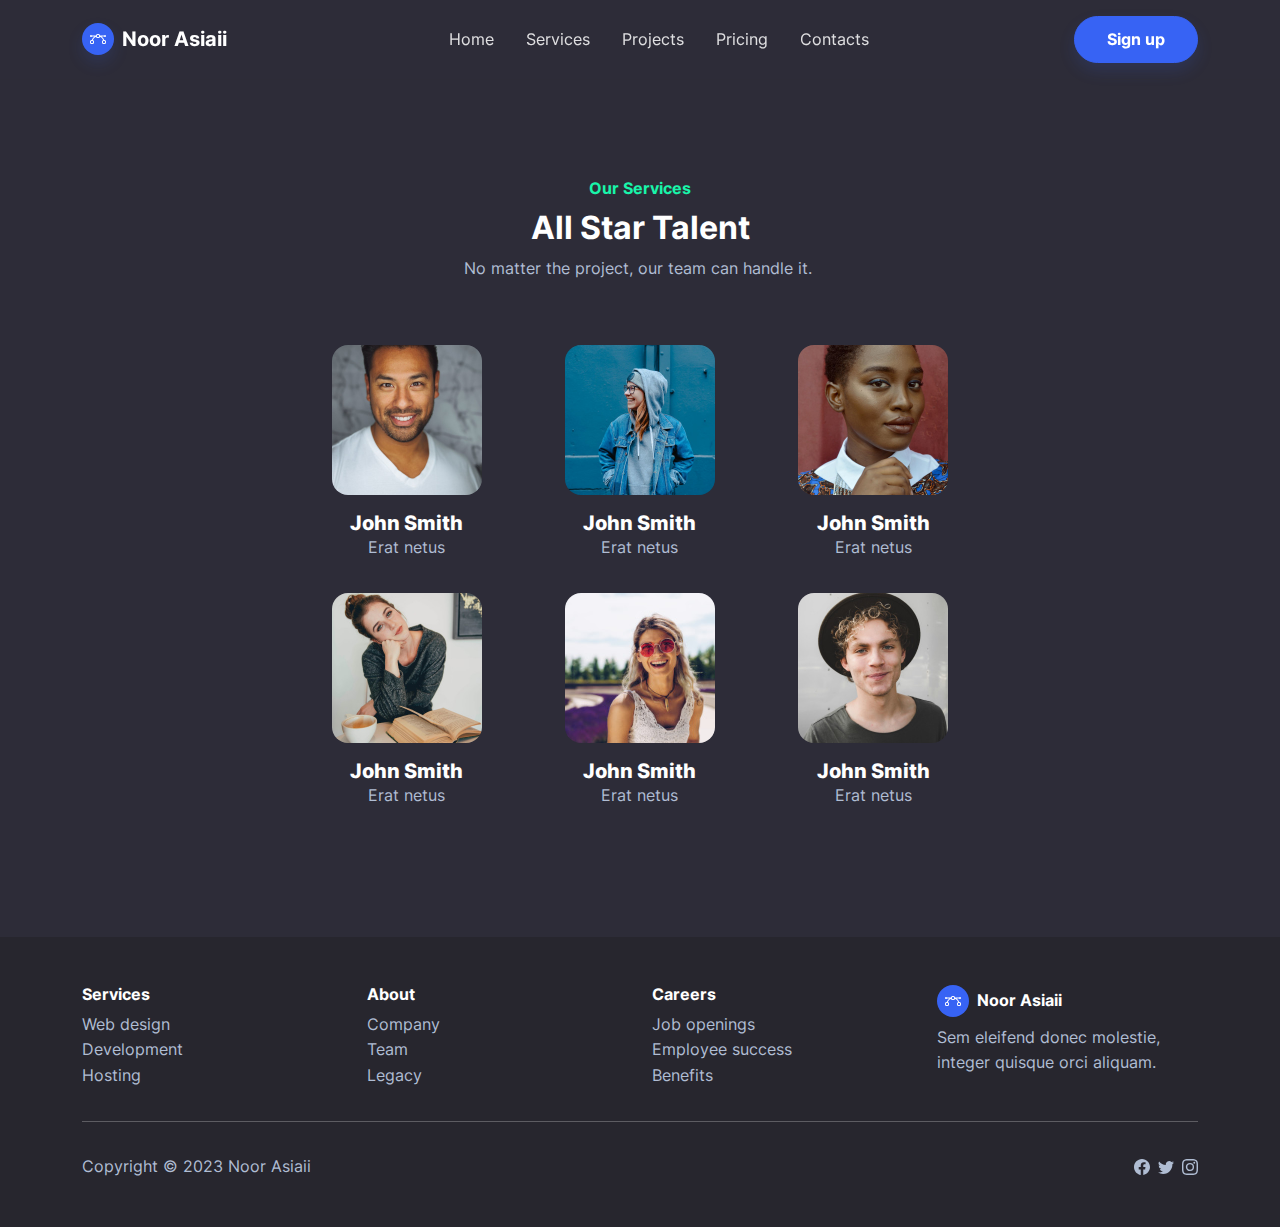
<file: team.html>
<!DOCTYPE html><html lang="en"><head><meta charset="utf-8"><meta name="viewport" content="width=device-width, initial-scale=1.0, shrink-to-fit=no"><title>Team - Noor Asiaii</title><meta name="description" content="asiaii.ir is my personal website to produce you myself"><link rel="stylesheet" href="assets/bootstrap/css/bootstrap.min.css?h=c06c53460ac6ab7e74057187c6fd8adc"><link rel="stylesheet" href="assets/css/styles.min.css?h=cf3e3820625ce98a5410db6b505fbfdf"></head><body><nav class="navbar navbar-dark navbar-expand-md sticky-top py-3" id="mainNav"><div class="container"><a class="navbar-brand d-flex align-items-center" href="/"><span class="bs-icon-sm bs-icon-circle bs-icon-primary shadow d-flex justify-content-center align-items-center me-2 bs-icon"><svg xmlns="http://www.w3.org/2000/svg" width="1em" height="1em" fill="currentColor" viewBox="0 0 16 16" class="bi bi-bezier">
  <path fill-rule="evenodd" d="M0 10.5A1.5 1.5 0 0 1 1.5 9h1A1.5 1.5 0 0 1 4 10.5v1A1.5 1.5 0 0 1 2.5 13h-1A1.5 1.5 0 0 1 0 11.5v-1zm1.5-.5a.5.5 0 0 0-.5.5v1a.5.5 0 0 0 .5.5h1a.5.5 0 0 0 .5-.5v-1a.5.5 0 0 0-.5-.5h-1zm10.5.5A1.5 1.5 0 0 1 13.5 9h1a1.5 1.5 0 0 1 1.5 1.5v1a1.5 1.5 0 0 1-1.5 1.5h-1a1.5 1.5 0 0 1-1.5-1.5v-1zm1.5-.5a.5.5 0 0 0-.5.5v1a.5.5 0 0 0 .5.5h1a.5.5 0 0 0 .5-.5v-1a.5.5 0 0 0-.5-.5h-1zM6 4.5A1.5 1.5 0 0 1 7.5 3h1A1.5 1.5 0 0 1 10 4.5v1A1.5 1.5 0 0 1 8.5 7h-1A1.5 1.5 0 0 1 6 5.5v-1zM7.5 4a.5.5 0 0 0-.5.5v1a.5.5 0 0 0 .5.5h1a.5.5 0 0 0 .5-.5v-1a.5.5 0 0 0-.5-.5h-1z"></path>
  <path d="M6 4.5H1.866a1 1 0 1 0 0 1h2.668A6.517 6.517 0 0 0 1.814 9H2.5c.123 0 .244.015.358.043a5.517 5.517 0 0 1 3.185-3.185A1.503 1.503 0 0 1 6 5.5v-1zm3.957 1.358A1.5 1.5 0 0 0 10 5.5v-1h4.134a1 1 0 1 1 0 1h-2.668a6.517 6.517 0 0 1 2.72 3.5H13.5c-.123 0-.243.015-.358.043a5.517 5.517 0 0 0-3.185-3.185z"></path>
</svg></span><span>Noor Asiaii</span></a><button data-bs-toggle="collapse" class="navbar-toggler" data-bs-target="#navcol-1"><span class="visually-hidden">Toggle navigation</span><span class="navbar-toggler-icon"></span></button><div class="collapse navbar-collapse" id="navcol-1"><ul class="navbar-nav mx-auto"><li class="nav-item"><a class="nav-link" href="index.html">Home</a></li><li class="nav-item"><a class="nav-link" href="services.html">Services</a></li><li class="nav-item"><a class="nav-link" href="projects.html">Projects</a></li><li class="nav-item"><a class="nav-link" href="pricing.html">Pricing</a></li><li class="nav-item"><a class="nav-link" href="contacts.html">Contacts</a></li></ul><a class="btn btn-primary shadow" role="button" href="signup.html">Sign up</a></div></div></nav><section class="py-5"><div class="container py-5"><div class="row mb-4 mb-lg-5"><div class="col-md-8 col-xl-6 text-center mx-auto"><p class="fw-bold text-success mb-2">Our Services</p><h2 class="fw-bold">All Star Talent</h2><p class="text-muted">No matter the project, our team can handle it.&nbsp;</p></div></div><div class="row row-cols-2 row-cols-md-3 mx-auto" style="max-width: 700px;"><div class="col mb-4"><div class="text-center"><img class="rounded mb-3 fit-cover" width="150" height="150" src="assets/img/team/avatar4.jpg?h=13fcb1a3bcb58463519bc5974513259b"><h5 class="fw-bold mb-0"><strong>John Smith</strong></h5><p class="text-muted mb-2">Erat netus</p></div></div><div class="col mb-4"><div class="text-center"><img class="rounded mb-3 fit-cover" width="150" height="150" src="assets/img/team/avatar6.jpg?h=2e370993414f997a8e71bc0d6b57b9bd"><h5 class="fw-bold mb-0"><strong>John Smith</strong></h5><p class="text-muted mb-2">Erat netus</p></div></div><div class="col mb-4"><div class="text-center"><img class="rounded mb-3 fit-cover" width="150" height="150" src="assets/img/team/avatar5.jpg?h=3c112678b7e2b1881f0b09da11f0e1e7"><h5 class="fw-bold mb-0"><strong>John Smith</strong></h5><p class="text-muted mb-2">Erat netus</p></div></div><div class="col mb-4"><div class="text-center"><img class="rounded mb-3 fit-cover" width="150" height="150" src="assets/img/team/avatar3.jpg?h=d00658bdbe17fa68ec776823ea82e9c1"><h5 class="fw-bold mb-0"><strong>John Smith</strong></h5><p class="text-muted mb-2">Erat netus</p></div></div><div class="col mb-4"><div class="text-center"><img class="rounded mb-3 fit-cover" width="150" height="150" src="assets/img/team/avatar1.jpg?h=fc3130ca16c6d3ee2009fd4450b80205"><h5 class="fw-bold mb-0"><strong>John Smith</strong></h5><p class="text-muted mb-2">Erat netus</p></div></div><div class="col mb-4"><div class="text-center"><img class="rounded mb-3 fit-cover" width="150" height="150" src="assets/img/team/avatar2.jpg?h=7086b181e9fb853914a2cca97301c640"><h5 class="fw-bold mb-0"><strong>John Smith</strong></h5><p class="text-muted mb-2">Erat netus</p></div></div></div></div></section><footer class="bg-dark"><div class="container py-4 py-lg-5"><div class="row justify-content-center"><div class="col-sm-4 col-md-3 text-center text-lg-start d-flex flex-column"><h3 class="fs-6 fw-bold">Services</h3><ul class="list-unstyled"><li><a href="#">Web design</a></li><li><a href="#">Development</a></li><li><a href="#">Hosting</a></li></ul></div><div class="col-sm-4 col-md-3 text-center text-lg-start d-flex flex-column"><h3 class="fs-6 fw-bold">About</h3><ul class="list-unstyled"><li><a href="#">Company</a></li><li><a href="#">Team</a></li><li><a href="#">Legacy</a></li></ul></div><div class="col-sm-4 col-md-3 text-center text-lg-start d-flex flex-column"><h3 class="fs-6 fw-bold">Careers</h3><ul class="list-unstyled"><li><a href="#">Job openings</a></li><li><a href="#">Employee success</a></li><li><a href="#">Benefits</a></li></ul></div><div class="col-lg-3 text-center text-lg-start d-flex flex-column align-items-center order-first align-items-lg-start order-lg-last"><div class="fw-bold d-flex align-items-center mb-2"><span class="bs-icon-sm bs-icon-circle bs-icon-primary d-flex justify-content-center align-items-center bs-icon me-2"><svg xmlns="http://www.w3.org/2000/svg" width="1em" height="1em" fill="currentColor" viewBox="0 0 16 16" class="bi bi-bezier">
  <path fill-rule="evenodd" d="M0 10.5A1.5 1.5 0 0 1 1.5 9h1A1.5 1.5 0 0 1 4 10.5v1A1.5 1.5 0 0 1 2.5 13h-1A1.5 1.5 0 0 1 0 11.5v-1zm1.5-.5a.5.5 0 0 0-.5.5v1a.5.5 0 0 0 .5.5h1a.5.5 0 0 0 .5-.5v-1a.5.5 0 0 0-.5-.5h-1zm10.5.5A1.5 1.5 0 0 1 13.5 9h1a1.5 1.5 0 0 1 1.5 1.5v1a1.5 1.5 0 0 1-1.5 1.5h-1a1.5 1.5 0 0 1-1.5-1.5v-1zm1.5-.5a.5.5 0 0 0-.5.5v1a.5.5 0 0 0 .5.5h1a.5.5 0 0 0 .5-.5v-1a.5.5 0 0 0-.5-.5h-1zM6 4.5A1.5 1.5 0 0 1 7.5 3h1A1.5 1.5 0 0 1 10 4.5v1A1.5 1.5 0 0 1 8.5 7h-1A1.5 1.5 0 0 1 6 5.5v-1zM7.5 4a.5.5 0 0 0-.5.5v1a.5.5 0 0 0 .5.5h1a.5.5 0 0 0 .5-.5v-1a.5.5 0 0 0-.5-.5h-1z"></path>
  <path d="M6 4.5H1.866a1 1 0 1 0 0 1h2.668A6.517 6.517 0 0 0 1.814 9H2.5c.123 0 .244.015.358.043a5.517 5.517 0 0 1 3.185-3.185A1.503 1.503 0 0 1 6 5.5v-1zm3.957 1.358A1.5 1.5 0 0 0 10 5.5v-1h4.134a1 1 0 1 1 0 1h-2.668a6.517 6.517 0 0 1 2.72 3.5H13.5c-.123 0-.243.015-.358.043a5.517 5.517 0 0 0-3.185-3.185z"></path>
</svg></span><span>Noor Asiaii</span></div><p class="text-muted">Sem eleifend donec molestie, integer quisque orci aliquam.</p></div></div><hr><div class="text-muted d-flex justify-content-between align-items-center pt-3"><p class="mb-0">Copyright © 2023 Noor Asiaii</p><ul class="list-inline mb-0"><li class="list-inline-item"><svg xmlns="http://www.w3.org/2000/svg" width="1em" height="1em" fill="currentColor" viewBox="0 0 16 16" class="bi bi-facebook">
  <path d="M16 8.049c0-4.446-3.582-8.05-8-8.05C3.58 0-.002 3.603-.002 8.05c0 4.017 2.926 7.347 6.75 7.951v-5.625h-2.03V8.05H6.75V6.275c0-2.017 1.195-3.131 3.022-3.131.876 0 1.791.157 1.791.157v1.98h-1.009c-.993 0-1.303.621-1.303 1.258v1.51h2.218l-.354 2.326H9.25V16c3.824-.604 6.75-3.934 6.75-7.951z"></path>
</svg></li><li class="list-inline-item"><svg xmlns="http://www.w3.org/2000/svg" width="1em" height="1em" fill="currentColor" viewBox="0 0 16 16" class="bi bi-twitter">
  <path d="M5.026 15c6.038 0 9.341-5.003 9.341-9.334 0-.14 0-.282-.006-.422A6.685 6.685 0 0 0 16 3.542a6.658 6.658 0 0 1-1.889.518 3.301 3.301 0 0 0 1.447-1.817 6.533 6.533 0 0 1-2.087.793A3.286 3.286 0 0 0 7.875 6.03a9.325 9.325 0 0 1-6.767-3.429 3.289 3.289 0 0 0 1.018 4.382A3.323 3.323 0 0 1 .64 6.575v.045a3.288 3.288 0 0 0 2.632 3.218 3.203 3.203 0 0 1-.865.115 3.23 3.23 0 0 1-.614-.057 3.283 3.283 0 0 0 3.067 2.277A6.588 6.588 0 0 1 .78 13.58a6.32 6.32 0 0 1-.78-.045A9.344 9.344 0 0 0 5.026 15z"></path>
</svg></li><li class="list-inline-item"><svg xmlns="http://www.w3.org/2000/svg" width="1em" height="1em" fill="currentColor" viewBox="0 0 16 16" class="bi bi-instagram">
  <path d="M8 0C5.829 0 5.556.01 4.703.048 3.85.088 3.269.222 2.76.42a3.917 3.917 0 0 0-1.417.923A3.927 3.927 0 0 0 .42 2.76C.222 3.268.087 3.85.048 4.7.01 5.555 0 5.827 0 8.001c0 2.172.01 2.444.048 3.297.04.852.174 1.433.372 1.942.205.526.478.972.923 1.417.444.445.89.719 1.416.923.51.198 1.09.333 1.942.372C5.555 15.99 5.827 16 8 16s2.444-.01 3.298-.048c.851-.04 1.434-.174 1.943-.372a3.916 3.916 0 0 0 1.416-.923c.445-.445.718-.891.923-1.417.197-.509.332-1.09.372-1.942C15.99 10.445 16 10.173 16 8s-.01-2.445-.048-3.299c-.04-.851-.175-1.433-.372-1.941a3.926 3.926 0 0 0-.923-1.417A3.911 3.911 0 0 0 13.24.42c-.51-.198-1.092-.333-1.943-.372C10.443.01 10.172 0 7.998 0h.003zm-.717 1.442h.718c2.136 0 2.389.007 3.232.046.78.035 1.204.166 1.486.275.373.145.64.319.92.599.28.28.453.546.598.92.11.281.24.705.275 1.485.039.843.047 1.096.047 3.231s-.008 2.389-.047 3.232c-.035.78-.166 1.203-.275 1.485a2.47 2.47 0 0 1-.599.919c-.28.28-.546.453-.92.598-.28.11-.704.24-1.485.276-.843.038-1.096.047-3.232.047s-2.39-.009-3.233-.047c-.78-.036-1.203-.166-1.485-.276a2.478 2.478 0 0 1-.92-.598 2.48 2.48 0 0 1-.6-.92c-.109-.281-.24-.705-.275-1.485-.038-.843-.046-1.096-.046-3.233 0-2.136.008-2.388.046-3.231.036-.78.166-1.204.276-1.486.145-.373.319-.64.599-.92.28-.28.546-.453.92-.598.282-.11.705-.24 1.485-.276.738-.034 1.024-.044 2.515-.045v.002zm4.988 1.328a.96.96 0 1 0 0 1.92.96.96 0 0 0 0-1.92zm-4.27 1.122a4.109 4.109 0 1 0 0 8.217 4.109 4.109 0 0 0 0-8.217zm0 1.441a2.667 2.667 0 1 1 0 5.334 2.667 2.667 0 0 1 0-5.334z"></path>
</svg></li></ul></div></div></footer><script src="assets/bootstrap/js/bootstrap.min.js?h=79ff9637b74326c362fb6f7f5801a7ba"></script><script src="assets/js/script.min.js?h=9a9b12d9479055b6ccf322643488f6dd"></script></body></html>
</file>
<file: assets/css/styles.min.css>
@font-face{font-family:Inter;src:url(../../assets/fonts/UcC73FwrK3iLTeHuS_fvQtMwCp50KnMa2JL7SUc.woff2?h=c0e23daa317727e65b6cb80f582854c8) format('woff2');font-weight:300;font-style:normal;font-display:swap;unicode-range:U+0460-052F,U+1C80-1C88,U+20B4,U+2DE0-2DFF,U+A640-A69F,U+FE2E-FE2F}@font-face{font-family:Inter;src:url(../../assets/fonts/UcC73FwrK3iLTeHuS_fvQtMwCp50KnMa0ZL7SUc.woff2?h=c0e23daa317727e65b6cb80f582854c8) format('woff2');font-weight:300;font-style:normal;font-display:swap;unicode-range:U+0301,U+0400-045F,U+0490-0491,U+04B0-04B1,U+2116}@font-face{font-family:Inter;src:url(../../assets/fonts/UcC73FwrK3iLTeHuS_fvQtMwCp50KnMa2ZL7SUc.woff2?h=c0e23daa317727e65b6cb80f582854c8) format('woff2');font-weight:300;font-style:normal;font-display:swap;unicode-range:U+1F00-1FFF}@font-face{font-family:Inter;src:url(../../assets/fonts/UcC73FwrK3iLTeHuS_fvQtMwCp50KnMa1pL7SUc.woff2?h=c0e23daa317727e65b6cb80f582854c8) format('woff2');font-weight:300;font-style:normal;font-display:swap;unicode-range:U+0370-03FF}@font-face{font-family:Inter;src:url(../../assets/fonts/UcC73FwrK3iLTeHuS_fvQtMwCp50KnMa2pL7SUc.woff2?h=c0e23daa317727e65b6cb80f582854c8) format('woff2');font-weight:300;font-style:normal;font-display:swap;unicode-range:U+0102-0103,U+0110-0111,U+0128-0129,U+0168-0169,U+01A0-01A1,U+01AF-01B0,U+1EA0-1EF9,U+20AB}@font-face{font-family:Inter;src:url(../../assets/fonts/UcC73FwrK3iLTeHuS_fvQtMwCp50KnMa25L7SUc.woff2?h=c0e23daa317727e65b6cb80f582854c8) format('woff2');font-weight:300;font-style:normal;font-display:swap;unicode-range:U+0100-024F,U+0259,U+1E00-1EFF,U+2020,U+20A0-20AB,U+20AD-20CF,U+2113,U+2C60-2C7F,U+A720-A7FF}@font-face{font-family:Inter;src:url(../../assets/fonts/UcC73FwrK3iLTeHuS_fvQtMwCp50KnMa1ZL7.woff2?h=c0e23daa317727e65b6cb80f582854c8) format('woff2');font-weight:300;font-style:normal;font-display:swap;unicode-range:U+0000-00FF,U+0131,U+0152-0153,U+02BB-02BC,U+02C6,U+02DA,U+02DC,U+2000-206F,U+2074,U+20AC,U+2122,U+2191,U+2193,U+2212,U+2215,U+FEFF,U+FFFD}@font-face{font-family:Inter;src:url(../../assets/fonts/UcC73FwrK3iLTeHuS_fvQtMwCp50KnMa2JL7SUc.woff2?h=c0e23daa317727e65b6cb80f582854c8) format('woff2');font-weight:400;font-style:normal;font-display:swap;unicode-range:U+0460-052F,U+1C80-1C88,U+20B4,U+2DE0-2DFF,U+A640-A69F,U+FE2E-FE2F}@font-face{font-family:Inter;src:url(../../assets/fonts/UcC73FwrK3iLTeHuS_fvQtMwCp50KnMa0ZL7SUc.woff2?h=c0e23daa317727e65b6cb80f582854c8) format('woff2');font-weight:400;font-style:normal;font-display:swap;unicode-range:U+0301,U+0400-045F,U+0490-0491,U+04B0-04B1,U+2116}@font-face{font-family:Inter;src:url(../../assets/fonts/UcC73FwrK3iLTeHuS_fvQtMwCp50KnMa2ZL7SUc.woff2?h=c0e23daa317727e65b6cb80f582854c8) format('woff2');font-weight:400;font-style:normal;font-display:swap;unicode-range:U+1F00-1FFF}@font-face{font-family:Inter;src:url(../../assets/fonts/UcC73FwrK3iLTeHuS_fvQtMwCp50KnMa1pL7SUc.woff2?h=c0e23daa317727e65b6cb80f582854c8) format('woff2');font-weight:400;font-style:normal;font-display:swap;unicode-range:U+0370-03FF}@font-face{font-family:Inter;src:url(../../assets/fonts/UcC73FwrK3iLTeHuS_fvQtMwCp50KnMa2pL7SUc.woff2?h=c0e23daa317727e65b6cb80f582854c8) format('woff2');font-weight:400;font-style:normal;font-display:swap;unicode-range:U+0102-0103,U+0110-0111,U+0128-0129,U+0168-0169,U+01A0-01A1,U+01AF-01B0,U+1EA0-1EF9,U+20AB}@font-face{font-family:Inter;src:url(../../assets/fonts/UcC73FwrK3iLTeHuS_fvQtMwCp50KnMa25L7SUc.woff2?h=c0e23daa317727e65b6cb80f582854c8) format('woff2');font-weight:400;font-style:normal;font-display:swap;unicode-range:U+0100-024F,U+0259,U+1E00-1EFF,U+2020,U+20A0-20AB,U+20AD-20CF,U+2113,U+2C60-2C7F,U+A720-A7FF}@font-face{font-family:Inter;src:url(../../assets/fonts/UcC73FwrK3iLTeHuS_fvQtMwCp50KnMa1ZL7.woff2?h=c0e23daa317727e65b6cb80f582854c8) format('woff2');font-weight:400;font-style:normal;font-display:swap;unicode-range:U+0000-00FF,U+0131,U+0152-0153,U+02BB-02BC,U+02C6,U+02DA,U+02DC,U+2000-206F,U+2074,U+20AC,U+2122,U+2191,U+2193,U+2212,U+2215,U+FEFF,U+FFFD}@font-face{font-family:Inter;src:url(../../assets/fonts/UcC73FwrK3iLTeHuS_fvQtMwCp50KnMa2JL7SUc.woff2?h=c0e23daa317727e65b6cb80f582854c8) format('woff2');font-weight:600;font-style:normal;font-display:swap;unicode-range:U+0460-052F,U+1C80-1C88,U+20B4,U+2DE0-2DFF,U+A640-A69F,U+FE2E-FE2F}@font-face{font-family:Inter;src:url(../../assets/fonts/UcC73FwrK3iLTeHuS_fvQtMwCp50KnMa0ZL7SUc.woff2?h=c0e23daa317727e65b6cb80f582854c8) format('woff2');font-weight:600;font-style:normal;font-display:swap;unicode-range:U+0301,U+0400-045F,U+0490-0491,U+04B0-04B1,U+2116}@font-face{font-family:Inter;src:url(../../assets/fonts/UcC73FwrK3iLTeHuS_fvQtMwCp50KnMa2ZL7SUc.woff2?h=c0e23daa317727e65b6cb80f582854c8) format('woff2');font-weight:600;font-style:normal;font-display:swap;unicode-range:U+1F00-1FFF}@font-face{font-family:Inter;src:url(../../assets/fonts/UcC73FwrK3iLTeHuS_fvQtMwCp50KnMa1pL7SUc.woff2?h=c0e23daa317727e65b6cb80f582854c8) format('woff2');font-weight:600;font-style:normal;font-display:swap;unicode-range:U+0370-03FF}@font-face{font-family:Inter;src:url(../../assets/fonts/UcC73FwrK3iLTeHuS_fvQtMwCp50KnMa2pL7SUc.woff2?h=c0e23daa317727e65b6cb80f582854c8) format('woff2');font-weight:600;font-style:normal;font-display:swap;unicode-range:U+0102-0103,U+0110-0111,U+0128-0129,U+0168-0169,U+01A0-01A1,U+01AF-01B0,U+1EA0-1EF9,U+20AB}@font-face{font-family:Inter;src:url(../../assets/fonts/UcC73FwrK3iLTeHuS_fvQtMwCp50KnMa25L7SUc.woff2?h=c0e23daa317727e65b6cb80f582854c8) format('woff2');font-weight:600;font-style:normal;font-display:swap;unicode-range:U+0100-024F,U+0259,U+1E00-1EFF,U+2020,U+20A0-20AB,U+20AD-20CF,U+2113,U+2C60-2C7F,U+A720-A7FF}@font-face{font-family:Inter;src:url(../../assets/fonts/UcC73FwrK3iLTeHuS_fvQtMwCp50KnMa1ZL7.woff2?h=c0e23daa317727e65b6cb80f582854c8) format('woff2');font-weight:600;font-style:normal;font-display:swap;unicode-range:U+0000-00FF,U+0131,U+0152-0153,U+02BB-02BC,U+02C6,U+02DA,U+02DC,U+2000-206F,U+2074,U+20AC,U+2122,U+2191,U+2193,U+2212,U+2215,U+FEFF,U+FFFD}@font-face{font-family:Inter;src:url(../../assets/fonts/UcC73FwrK3iLTeHuS_fvQtMwCp50KnMa2JL7SUc.woff2?h=c0e23daa317727e65b6cb80f582854c8) format('woff2');font-weight:700;font-style:normal;font-display:swap;unicode-range:U+0460-052F,U+1C80-1C88,U+20B4,U+2DE0-2DFF,U+A640-A69F,U+FE2E-FE2F}@font-face{font-family:Inter;src:url(../../assets/fonts/UcC73FwrK3iLTeHuS_fvQtMwCp50KnMa0ZL7SUc.woff2?h=c0e23daa317727e65b6cb80f582854c8) format('woff2');font-weight:700;font-style:normal;font-display:swap;unicode-range:U+0301,U+0400-045F,U+0490-0491,U+04B0-04B1,U+2116}@font-face{font-family:Inter;src:url(../../assets/fonts/UcC73FwrK3iLTeHuS_fvQtMwCp50KnMa2ZL7SUc.woff2?h=c0e23daa317727e65b6cb80f582854c8) format('woff2');font-weight:700;font-style:normal;font-display:swap;unicode-range:U+1F00-1FFF}@font-face{font-family:Inter;src:url(../../assets/fonts/UcC73FwrK3iLTeHuS_fvQtMwCp50KnMa1pL7SUc.woff2?h=c0e23daa317727e65b6cb80f582854c8) format('woff2');font-weight:700;font-style:normal;font-display:swap;unicode-range:U+0370-03FF}@font-face{font-family:Inter;src:url(../../assets/fonts/UcC73FwrK3iLTeHuS_fvQtMwCp50KnMa2pL7SUc.woff2?h=c0e23daa317727e65b6cb80f582854c8) format('woff2');font-weight:700;font-style:normal;font-display:swap;unicode-range:U+0102-0103,U+0110-0111,U+0128-0129,U+0168-0169,U+01A0-01A1,U+01AF-01B0,U+1EA0-1EF9,U+20AB}@font-face{font-family:Inter;src:url(../../assets/fonts/UcC73FwrK3iLTeHuS_fvQtMwCp50KnMa25L7SUc.woff2?h=c0e23daa317727e65b6cb80f582854c8) format('woff2');font-weight:700;font-style:normal;font-display:swap;unicode-range:U+0100-024F,U+0259,U+1E00-1EFF,U+2020,U+20A0-20AB,U+20AD-20CF,U+2113,U+2C60-2C7F,U+A720-A7FF}@font-face{font-family:Inter;src:url(../../assets/fonts/UcC73FwrK3iLTeHuS_fvQtMwCp50KnMa1ZL7.woff2?h=c0e23daa317727e65b6cb80f582854c8) format('woff2');font-weight:700;font-style:normal;font-display:swap;unicode-range:U+0000-00FF,U+0131,U+0152-0153,U+02BB-02BC,U+02C6,U+02DA,U+02DC,U+2000-206F,U+2074,U+20AC,U+2122,U+2191,U+2193,U+2212,U+2215,U+FEFF,U+FFFD}@font-face{font-family:Inter;src:url(../../assets/fonts/UcC73FwrK3iLTeHuS_fvQtMwCp50KnMa2JL7SUc.woff2?h=c0e23daa317727e65b6cb80f582854c8) format('woff2');font-weight:800;font-style:normal;font-display:swap;unicode-range:U+0460-052F,U+1C80-1C88,U+20B4,U+2DE0-2DFF,U+A640-A69F,U+FE2E-FE2F}@font-face{font-family:Inter;src:url(../../assets/fonts/UcC73FwrK3iLTeHuS_fvQtMwCp50KnMa0ZL7SUc.woff2?h=c0e23daa317727e65b6cb80f582854c8) format('woff2');font-weight:800;font-style:normal;font-display:swap;unicode-range:U+0301,U+0400-045F,U+0490-0491,U+04B0-04B1,U+2116}@font-face{font-family:Inter;src:url(../../assets/fonts/UcC73FwrK3iLTeHuS_fvQtMwCp50KnMa2ZL7SUc.woff2?h=c0e23daa317727e65b6cb80f582854c8) format('woff2');font-weight:800;font-style:normal;font-display:swap;unicode-range:U+1F00-1FFF}@font-face{font-family:Inter;src:url(../../assets/fonts/UcC73FwrK3iLTeHuS_fvQtMwCp50KnMa1pL7SUc.woff2?h=c0e23daa317727e65b6cb80f582854c8) format('woff2');font-weight:800;font-style:normal;font-display:swap;unicode-range:U+0370-03FF}@font-face{font-family:Inter;src:url(../../assets/fonts/UcC73FwrK3iLTeHuS_fvQtMwCp50KnMa2pL7SUc.woff2?h=c0e23daa317727e65b6cb80f582854c8) format('woff2');font-weight:800;font-style:normal;font-display:swap;unicode-range:U+0102-0103,U+0110-0111,U+0128-0129,U+0168-0169,U+01A0-01A1,U+01AF-01B0,U+1EA0-1EF9,U+20AB}@font-face{font-family:Inter;src:url(../../assets/fonts/UcC73FwrK3iLTeHuS_fvQtMwCp50KnMa25L7SUc.woff2?h=c0e23daa317727e65b6cb80f582854c8) format('woff2');font-weight:800;font-style:normal;font-display:swap;unicode-range:U+0100-024F,U+0259,U+1E00-1EFF,U+2020,U+20A0-20AB,U+20AD-20CF,U+2113,U+2C60-2C7F,U+A720-A7FF}@font-face{font-family:Inter;src:url(../../assets/fonts/UcC73FwrK3iLTeHuS_fvQtMwCp50KnMa1ZL7.woff2?h=c0e23daa317727e65b6cb80f582854c8) format('woff2');font-weight:800;font-style:normal;font-display:swap;unicode-range:U+0000-00FF,U+0131,U+0152-0153,U+02BB-02BC,U+02C6,U+02DA,U+02DC,U+2000-206F,U+2074,U+20AC,U+2122,U+2191,U+2193,U+2212,U+2215,U+FEFF,U+FFFD}
</file>
